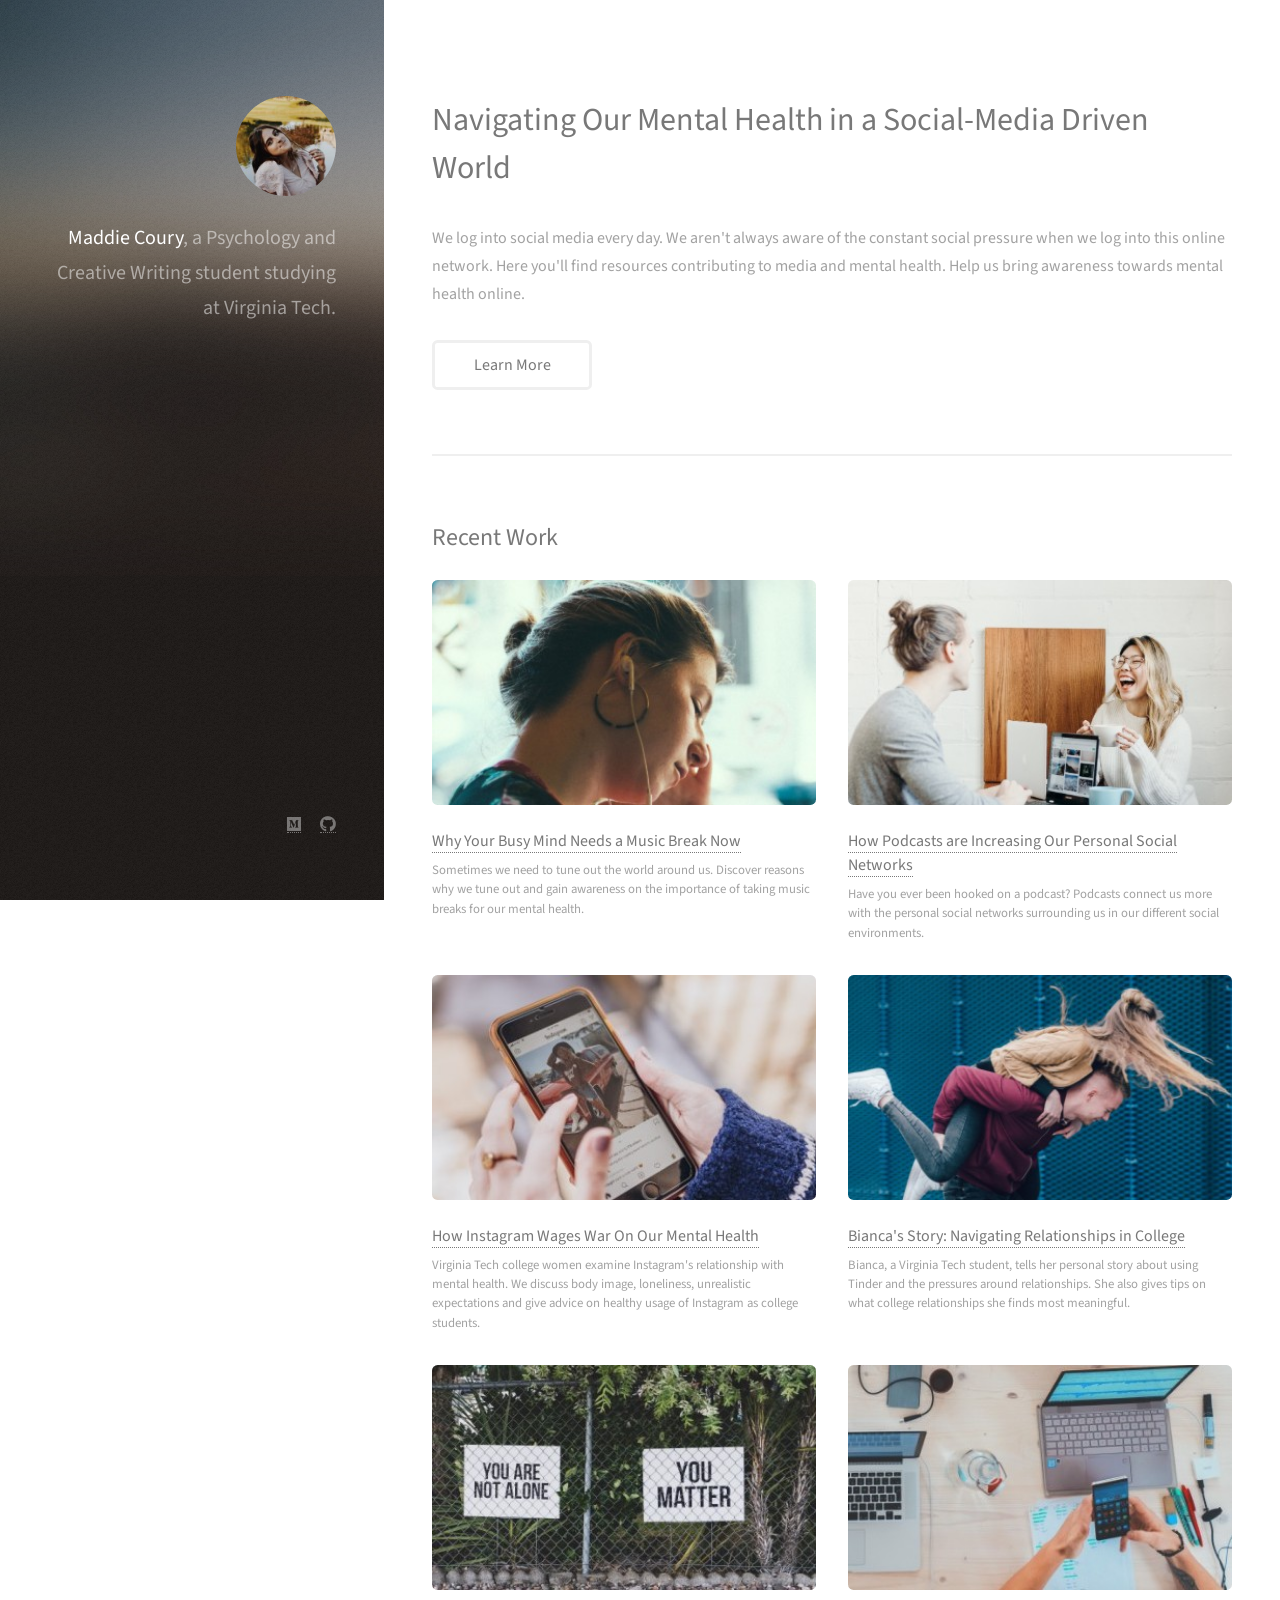
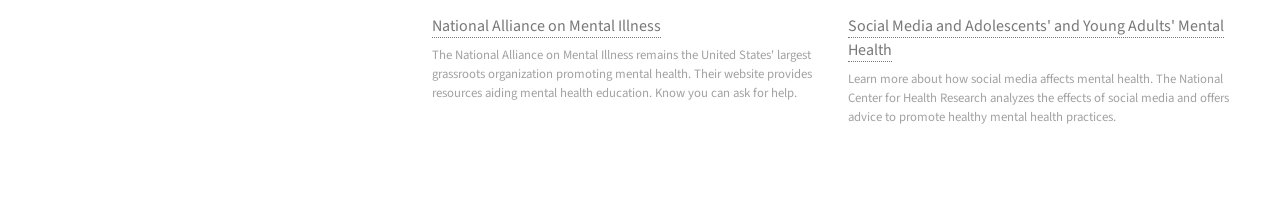
<file: index.html>
<!DOCTYPE HTML>
<!--
	Strata by HTML5 UP
	html5up.net | @ajlkn
	Free for personal and commercial use under the CCA 3.0 license (html5up.net/license)
-->
<html>
	<head>
		<title>Maddie Coury</title>
		<meta charset="utf-8" />
		<meta name="viewport" content="width=device-width, initial-scale=1, user-scalable=no" />
		<link rel="stylesheet" href="assets/css/main.css" />
	</head>
	<body class="is-preload">

		<!-- Header -->
			<header id="header">
				<div class="inner">
					<a href="#" class="image avatar"><img src="images/avatar.jpg" alt="" /></a>
					<h1><strong>Maddie Coury</strong>, a Psychology and Creative Writing student studying at Virginia Tech.</h1>
				</div>
			</header>

		<!-- Main -->
			<div id="main">

				<!-- One -->
					<section id="one">
						<header class="major">
							<h2>Navigating Our Mental Health in a Social-Media Driven World</h2>
						</header>
						<p>We log into social media every day. We aren't always aware of the constant social pressure when we log into this online network. Here you'll find resources contributing to media and mental health. Help us bring awareness towards mental health online. </p>
						<ul class="actions">
							<li><a href="#two" class="button">Learn More</a></li>
						</ul>
					</section>

				<!-- Two -->
					<section id="two">
						<h2>Recent Work</h2>
						<div class="row">
							<article class="col-6 col-12-xsmall work-item">
								<a class="image fit thumb"><img src="images/thumbs/01.jpg" alt="" /></a>
								<h3> <a href="https://medium.com/@mcoury/why-your-mind-needs-a-music-break-now-49376001b30b"> Why Your Busy Mind Needs a Music Break Now </a>
							</h3>
								<p>Sometimes we need to tune out the world around us. Discover reasons why we tune out and gain awareness on the importance of taking music breaks for our mental health.</p>
							</article>
							<article class="col-6 col-12-xsmall work-item">
								<a  class="image fit thumb"><img src="images/thumbs/02.jpg" alt="" /></a>
								<h3><a href="https://medium.com/@mcoury/how-we-are-increasing-our-connections-through-this-median-right-now-48a6e1a80e70">How Podcasts are Increasing Our Personal Social Networks</a></h3>
								<p>Have you ever been hooked on a podcast? Podcasts connect us more with the personal social networks surrounding us in our different social environments.</p>
							</article>
							<article class="col-6 col-12-xsmall work-item">
								<a class="image fit thumb"><img src="images/thumbs/03.jpg" alt="" /></a>
								<h3><a href="https://soundcloud.com/evelyn-keeley/how-instagram-wages-war-on-our-mental-health">How Instagram Wages War On Our Mental Health</a></h3>
								<p>Virginia Tech college women examine Instagram's relationship with mental health. We discuss body image, loneliness, unrealistic expectations and give advice on healthy usage of Instagram as college students.</p>
							</article>
							<article class="col-6 col-12-xsmall work-item">
								<a class="image fit thumb"><img src="images/thumbs/04.jpg" alt="" /></a>
								<h3><a href="https://www.youtube.com/watch?v=KWFF5Qbn18c&feature=youtu.be">Bianca's Story: Navigating Relationships in College</a></h3>
								<p>Bianca, a Virginia Tech student, tells her personal story about using Tinder and the pressures around relationships. She also gives tips on what college relationships she finds most meaningful.</p>
							</article>
							<article class="col-6 col-12-xsmall work-item">
								<a class="image fit thumb"><img src="images/thumbs/05.jpg" alt="" /></a>
								<h3><a href="https://www.nami.org/"> National Alliance on Mental Illness</a></h3>
								<p>The National Alliance on Mental Illness remains the United States' largest grassroots organization promoting mental health. Their website provides resources aiding mental health education. Know you can ask for help. </p>
							</article>
							<article class="col-6 col-12-xsmall work-item">
								<a class="image fit thumb"><img src="images/thumbs/06.jpg" alt="" /></a>
								<h3><a href="http://www.center4research.org/social-media-affects-mental-health/">Social Media and Adolescents' and Young Adults' Mental Health</a></h3>
								<p>Learn more about how social media affects mental health. The National Center for Health Research analyzes the effects of social media and offers advice to promote healthy mental health practices.</p>
							</article>
						</div>
					</section>

				<!-- Three -->


				<!-- Four -->
				<!--
					<section id="four">
						<h2>Elements</h2>

						<section>
							<h4>Text</h4>
							<p>This is <b>bold</b> and this is <strong>strong</strong>. This is <i>italic</i> and this is <em>emphasized</em>.
							This is <sup>superscript</sup> text and this is <sub>subscript</sub> text.
							This is <u>underlined</u> and this is code: <code>for (;;) { ... }</code>. Finally, <a href="#">this is a link</a>.</p>
							<hr />
							<header>
								<h4>Heading with a Subtitle</h4>
								<p>Lorem ipsum dolor sit amet nullam id egestas urna aliquam</p>
							</header>
							<p>Nunc lacinia ante nunc ac lobortis. Interdum adipiscing gravida odio porttitor sem non mi integer non faucibus ornare mi ut ante amet placerat aliquet. Volutpat eu sed ante lacinia sapien lorem accumsan varius montes viverra nibh in adipiscing blandit tempus accumsan.</p>
							<header>
								<h5>Heading with a Subtitle</h5>
								<p>Lorem ipsum dolor sit amet nullam id egestas urna aliquam</p>
							</header>
							<p>Nunc lacinia ante nunc ac lobortis. Interdum adipiscing gravida odio porttitor sem non mi integer non faucibus ornare mi ut ante amet placerat aliquet. Volutpat eu sed ante lacinia sapien lorem accumsan varius montes viverra nibh in adipiscing blandit tempus accumsan.</p>
							<hr />
							<h2>Heading Level 2</h2>
							<h3>Heading Level 3</h3>
							<h4>Heading Level 4</h4>
							<h5>Heading Level 5</h5>
							<h6>Heading Level 6</h6>
							<hr />
							<h5>Blockquote</h5>
							<blockquote>Fringilla nisl. Donec accumsan interdum nisi, quis tincidunt felis sagittis eget tempus euismod. Vestibulum ante ipsum primis in faucibus vestibulum. Blandit adipiscing eu felis iaculis volutpat ac adipiscing accumsan faucibus. Vestibulum ante ipsum primis in faucibus lorem ipsum dolor sit amet nullam adipiscing eu felis.</blockquote>
							<h5>Preformatted</h5>
							<pre><code>i = 0;

while (!deck.isInOrder()) {
print 'Iteration ' + i;
deck.shuffle();
i++;
}

print 'It took ' + i + ' iterations to sort the deck.';</code></pre>
						</section>

						<section>
							<h4>Lists</h4>
							<div class="row">
								<div class="col-6 col-12-xsmall">
									<h5>Unordered</h5>
									<ul>
										<li>Dolor pulvinar etiam magna etiam.</li>
										<li>Sagittis adipiscing lorem eleifend.</li>
										<li>Felis enim feugiat dolore viverra.</li>
									</ul>
									<h5>Alternate</h5>
									<ul class="alt">
										<li>Dolor pulvinar etiam magna etiam.</li>
										<li>Sagittis adipiscing lorem eleifend.</li>
										<li>Felis enim feugiat dolore viverra.</li>
									</ul>
								</div>
								<div class="col-6 col-12-xsmall">
									<h5>Ordered</h5>
									<ol>
										<li>Dolor pulvinar etiam magna etiam.</li>
										<li>Etiam vel felis at lorem sed viverra.</li>
										<li>Felis enim feugiat dolore viverra.</li>
										<li>Dolor pulvinar etiam magna etiam.</li>
										<li>Etiam vel felis at lorem sed viverra.</li>
										<li>Felis enim feugiat dolore viverra.</li>
									</ol>
									<h5>Icons</h5>
									<ul class="icons">
										<li><a href="#" class="icon brands fa-twitter"><span class="label">Twitter</span></a></li>
										<li><a href="#" class="icon brands fa-facebook-f"><span class="label">Facebook</span></a></li>
										<li><a href="#" class="icon brands fa-instagram"><span class="label">Instagram</span></a></li>
										<li><a href="#" class="icon brands fa-github"><span class="label">Github</span></a></li>
										<li><a href="#" class="icon brands fa-dribbble"><span class="label">Dribbble</span></a></li>
										<li><a href="#" class="icon brands fa-tumblr"><span class="label">Tumblr</span></a></li>
									</ul>
								</div>
							</div>
							<h5>Actions</h5>
							<ul class="actions">
								<li><a href="#" class="button primary">Default</a></li>
								<li><a href="#" class="button">Default</a></li>
							</ul>
							<ul class="actions small">
								<li><a href="#" class="button primary small">Small</a></li>
								<li><a href="#" class="button small">Small</a></li>
							</ul>
							<div class="row">
								<div class="col-6 col-12-small">
									<ul class="actions stacked">
										<li><a href="#" class="button primary">Default</a></li>
										<li><a href="#" class="button">Default</a></li>
									</ul>
								</div>
								<div class="col-6 col-12-small">
									<ul class="actions stacked">
										<li><a href="#" class="button primary small">Small</a></li>
										<li><a href="#" class="button small">Small</a></li>
									</ul>
								</div>
								<div class="col-6 col-12-small">
									<ul class="actions stacked">
										<li><a href="#" class="button primary fit">Default</a></li>
										<li><a href="#" class="button fit">Default</a></li>
									</ul>
								</div>
								<div class="col-6 col-12-small">
									<ul class="actions stacked">
										<li><a href="#" class="button primary small fit">Small</a></li>
										<li><a href="#" class="button small fit">Small</a></li>
									</ul>
								</div>
							</div>
						</section>

						<section>
							<h4>Table</h4>
							<h5>Default</h5>
							<div class="table-wrapper">
								<table>
									<thead>
										<tr>
											<th>Name</th>
											<th>Description</th>
											<th>Price</th>
										</tr>
									</thead>
									<tbody>
										<tr>
											<td>Item One</td>
											<td>Ante turpis integer aliquet porttitor.</td>
											<td>29.99</td>
										</tr>
										<tr>
											<td>Item Two</td>
											<td>Vis ac commodo adipiscing arcu aliquet.</td>
											<td>19.99</td>
										</tr>
										<tr>
											<td>Item Three</td>
											<td> Morbi faucibus arcu accumsan lorem.</td>
											<td>29.99</td>
										</tr>
										<tr>
											<td>Item Four</td>
											<td>Vitae integer tempus condimentum.</td>
											<td>19.99</td>
										</tr>
										<tr>
											<td>Item Five</td>
											<td>Ante turpis integer aliquet porttitor.</td>
											<td>29.99</td>
										</tr>
									</tbody>
									<tfoot>
										<tr>
											<td colspan="2"></td>
											<td>100.00</td>
										</tr>
									</tfoot>
								</table>
							</div>

							<h5>Alternate</h5>
							<div class="table-wrapper">
								<table class="alt">
									<thead>
										<tr>
											<th>Name</th>
											<th>Description</th>
											<th>Price</th>
										</tr>
									</thead>
									<tbody>
										<tr>
											<td>Item One</td>
											<td>Ante turpis integer aliquet porttitor.</td>
											<td>29.99</td>
										</tr>
										<tr>
											<td>Item Two</td>
											<td>Vis ac commodo adipiscing arcu aliquet.</td>
											<td>19.99</td>
										</tr>
										<tr>
											<td>Item Three</td>
											<td> Morbi faucibus arcu accumsan lorem.</td>
											<td>29.99</td>
										</tr>
										<tr>
											<td>Item Four</td>
											<td>Vitae integer tempus condimentum.</td>
											<td>19.99</td>
										</tr>
										<tr>
											<td>Item Five</td>
											<td>Ante turpis integer aliquet porttitor.</td>
											<td>29.99</td>
										</tr>
									</tbody>
									<tfoot>
										<tr>
											<td colspan="2"></td>
											<td>100.00</td>
										</tr>
									</tfoot>
								</table>
							</div>
						</section>

						<section>
							<h4>Buttons</h4>
							<ul class="actions">
								<li><a href="#" class="button primary">Primary</a></li>
								<li><a href="#" class="button">Default</a></li>
							</ul>
							<ul class="actions">
								<li><a href="#" class="button large">Large</a></li>
								<li><a href="#" class="button">Default</a></li>
								<li><a href="#" class="button small">Small</a></li>
							</ul>
							<ul class="actions fit">
								<li><a href="#" class="button primary fit">Fit</a></li>
								<li><a href="#" class="button fit">Fit</a></li>
							</ul>
							<ul class="actions fit small">
								<li><a href="#" class="button primary fit small">Fit + Small</a></li>
								<li><a href="#" class="button fit small">Fit + Small</a></li>
							</ul>
							<ul class="actions">
								<li><a href="#" class="button primary icon solid fa-download">Icon</a></li>
								<li><a href="#" class="button icon solid fa-download">Icon</a></li>
							</ul>
							<ul class="actions">
								<li><span class="button primary disabled">Primary</span></li>
								<li><span class="button disabled">Default</span></li>
							</ul>
						</section>

						<section>
							<h4>Form</h4>
							<form method="post" action="#">
								<div class="row gtr-uniform gtr-50">
									<div class="col-6 col-12-xsmall">
										<input type="text" name="demo-name" id="demo-name" value="" placeholder="Name" />
									</div>
									<div class="col-6 col-12-xsmall">
										<input type="email" name="demo-email" id="demo-email" value="" placeholder="Email" />
									</div>
									<div class="col-12">
										<select name="demo-category" id="demo-category">
											<option value="">- Category -</option>
											<option value="1">Manufacturing</option>
											<option value="1">Shipping</option>
											<option value="1">Administration</option>
											<option value="1">Human Resources</option>
										</select>
									</div>
									<div class="col-4 col-12-small">
										<input type="radio" id="demo-priority-low" name="demo-priority" checked>
										<label for="demo-priority-low">Low Priority</label>
									</div>
									<div class="col-4 col-12-small">
										<input type="radio" id="demo-priority-normal" name="demo-priority">
										<label for="demo-priority-normal">Normal Priority</label>
									</div>
									<div class="col-4 col-12-small">
										<input type="radio" id="demo-priority-high" name="demo-priority">
										<label for="demo-priority-high">High Priority</label>
									</div>
									<div class="col-6 col-12-small">
										<input type="checkbox" id="demo-copy" name="demo-copy">
										<label for="demo-copy">Email me a copy of this message</label>
									</div>
									<div class="col-6 col-12-small">
										<input type="checkbox" id="demo-human" name="demo-human" checked>
										<label for="demo-human">I am a human and not a robot</label>
									</div>
									<div class="col-12">
										<textarea name="demo-message" id="demo-message" placeholder="Enter your message" rows="6"></textarea>
									</div>
									<div class="col-12">
										<ul class="actions">
											<li><input type="submit" value="Send Message" class="primary" /></li>
											<li><input type="reset" value="Reset" /></li>
										</ul>
									</div>
								</div>
							</form>
						</section>

						<section>
							<h4>Image</h4>
							<h5>Fit</h5>
							<div class="box alt">
								<div class="row gtr-50 gtr-uniform">
									<div class="col-12"><span class="image fit"><img src="images/fulls/05.jpg" alt="" /></span></div>
									<div class="col-4"><span class="image fit"><img src="images/thumbs/01.jpg" alt="" /></span></div>
									<div class="col-4"><span class="image fit"><img src="images/thumbs/02.jpg" alt="" /></span></div>
									<div class="col-4"><span class="image fit"><img src="images/thumbs/03.jpg" alt="" /></span></div>
									<div class="col-4"><span class="image fit"><img src="images/thumbs/04.jpg" alt="" /></span></div>
									<div class="col-4"><span class="image fit"><img src="images/thumbs/05.jpg" alt="" /></span></div>
									<div class="col-4"><span class="image fit"><img src="images/thumbs/06.jpg" alt="" /></span></div>
									<div class="col-4"><span class="image fit"><img src="images/thumbs/03.jpg" alt="" /></span></div>
									<div class="col-4"><span class="image fit"><img src="images/thumbs/02.jpg" alt="" /></span></div>
									<div class="col-4"><span class="image fit"><img src="images/thumbs/01.jpg" alt="" /></span></div>
								</div>
							</div>
							<h5>Left &amp; Right</h5>
							<p><span class="image left"><img src="images/avatar.jpg" alt="" /></span>Fringilla nisl. Donec accumsan interdum nisi, quis tincidunt felis sagittis eget. tempus euismod. Vestibulum ante ipsum primis in faucibus vestibulum. Blandit adipiscing eu felis iaculis volutpat ac adipiscing accumsan eu faucibus. Integer ac pellentesque praesent tincidunt felis sagittis eget. tempus euismod. Vestibulum ante ipsum primis in faucibus vestibulum. Blandit adipiscing eu felis iaculis volutpat ac adipiscing accumsan eu faucibus. Integer ac pellentesque praesent. Donec accumsan interdum nisi, quis tincidunt felis sagittis eget. tempus euismod. Vestibulum ante ipsum primis in faucibus vestibulum. Blandit adipiscing eu felis iaculis volutpat ac adipiscing accumsan eu faucibus. Integer ac pellentesque praesent tincidunt felis sagittis eget. tempus euismod. Vestibulum ante ipsum primis in faucibus vestibulum. Blandit adipiscing eu felis iaculis volutpat ac adipiscing accumsan eu faucibus. Integer ac pellentesque praesent.</p>
							<p><span class="image right"><img src="images/avatar.jpg" alt="" /></span>Fringilla nisl. Donec accumsan interdum nisi, quis tincidunt felis sagittis eget. tempus euismod. Vestibulum ante ipsum primis in faucibus vestibulum. Blandit adipiscing eu felis iaculis volutpat ac adipiscing accumsan eu faucibus. Integer ac pellentesque praesent tincidunt felis sagittis eget. tempus euismod. Vestibulum ante ipsum primis in faucibus vestibulum. Blandit adipiscing eu felis iaculis volutpat ac adipiscing accumsan eu faucibus. Integer ac pellentesque praesent. Donec accumsan interdum nisi, quis tincidunt felis sagittis eget. tempus euismod. Vestibulum ante ipsum primis in faucibus vestibulum. Blandit adipiscing eu felis iaculis volutpat ac adipiscing accumsan eu faucibus. Integer ac pellentesque praesent tincidunt felis sagittis eget. tempus euismod. Vestibulum ante ipsum primis in faucibus vestibulum. Blandit adipiscing eu felis iaculis volutpat ac adipiscing accumsan eu faucibus. Integer ac pellentesque praesent.</p>
						</section>

					</section>
				-->

			</div>

		<!-- Footer -->
			<footer id="footer">
				<div class="inner">
					<ul class="icons">
						<li><a href="https://medium.com/@mcoury" class="fab fa-medium"><span class="label"></span></a></li>
						<li><a href="https://github.com/maddiecoury" class="fab fa-github"><span class="label"></span></a></li>
					<!--	<li><a href="mailto: mcoury@vt.edu" class="fas fa-envelope"><span class="label"></span></a></li> -->
					</ul>
					<ul class="copyright">
						<!-- <li>&copy; Maddie Coury</li><li>Design: <a href="http://html5up.net">HTML5 UP</a></li> -->
					</ul>
				</div>
			</footer>

		<!-- Scripts -->
			<script src="assets/js/jquery.min.js"></script>
			<!-- <script src="assets/js/jquery.poptrox.min.js"></script> -->
			<script src="assets/js/browser.min.js"></script>
			<script src="assets/js/breakpoints.min.js"></script>
			<script src="assets/js/util.js"></script>
			<script src="assets/js/main.js"></script>

	</body>
</html>
</file>
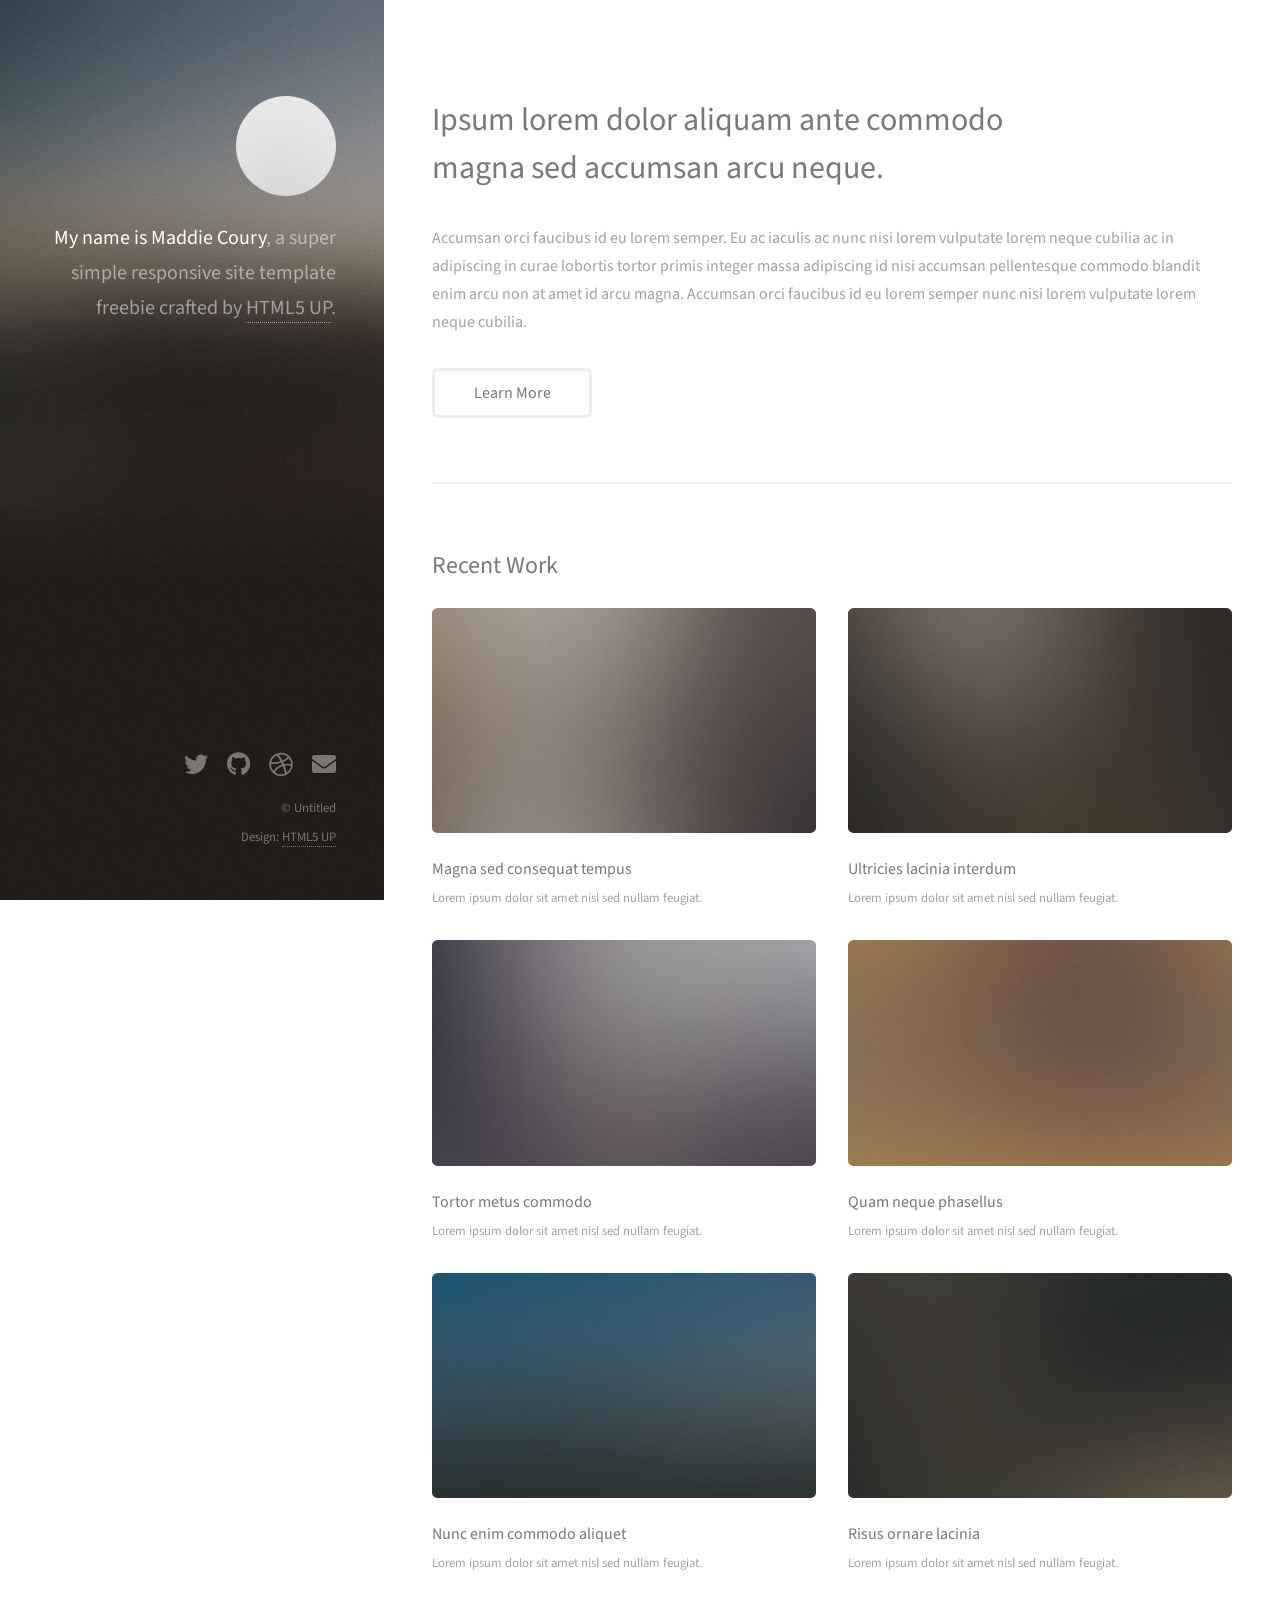
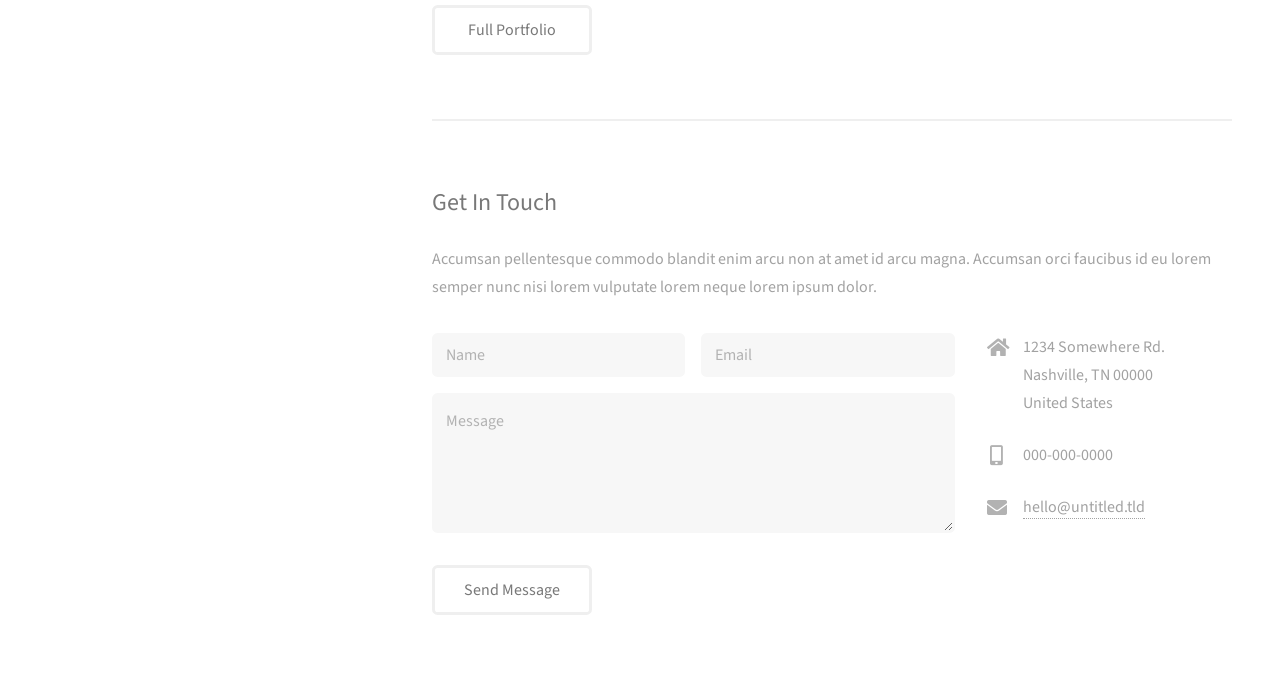
<file: html5up-strata/index.html>
<!DOCTYPE HTML>
<!--
	Strata by HTML5 UP
	html5up.net | @ajlkn
	Free for personal and commercial use under the CCA 3.0 license (html5up.net/license)
-->
<html>
	<head>
		<title>Strata by HTML5 UP</title>
		<meta charset="utf-8" />
		<meta name="viewport" content="width=device-width, initial-scale=1, user-scalable=no" />
		<link rel="stylesheet" href="assets/css/main.css" />
	</head>
	<body class="is-preload">

		<!-- Header -->
			<header id="header">
				<div class="inner">
					<a href="#" class="image avatar"><img src="images/avatar.jpg" alt="" /></a>
					<h1><strong>My name is Maddie Coury</strong>, a super simple<br />
					responsive site template freebie<br />
					crafted by <a href="http://html5up.net">HTML5 UP</a>.</h1>
				</div>
			</header>

		<!-- Main -->
			<div id="main">

				<!-- One -->
					<section id="one">
						<header class="major">
							<h2>Ipsum lorem dolor aliquam ante commodo<br />
							magna sed accumsan arcu neque.</h2>
						</header>
						<p>Accumsan orci faucibus id eu lorem semper. Eu ac iaculis ac nunc nisi lorem vulputate lorem neque cubilia ac in adipiscing in curae lobortis tortor primis integer massa adipiscing id nisi accumsan pellentesque commodo blandit enim arcu non at amet id arcu magna. Accumsan orci faucibus id eu lorem semper nunc nisi lorem vulputate lorem neque cubilia.</p>
						<ul class="actions">
							<li><a href="#" class="button">Learn More</a></li>
						</ul>
					</section>

				<!-- Two -->
					<section id="two">
						<h2>Recent Work</h2>
						<div class="row">
							<article class="col-6 col-12-xsmall work-item">
								<a href="images/fulls/01.jpg" class="image fit thumb"><img src="images/thumbs/01.jpg" alt="" /></a>
								<h3>Magna sed consequat tempus</h3>
								<p>Lorem ipsum dolor sit amet nisl sed nullam feugiat.</p>
							</article>
							<article class="col-6 col-12-xsmall work-item">
								<a href="images/fulls/02.jpg" class="image fit thumb"><img src="images/thumbs/02.jpg" alt="" /></a>
								<h3>Ultricies lacinia interdum</h3>
								<p>Lorem ipsum dolor sit amet nisl sed nullam feugiat.</p>
							</article>
							<article class="col-6 col-12-xsmall work-item">
								<a href="images/fulls/03.jpg" class="image fit thumb"><img src="images/thumbs/03.jpg" alt="" /></a>
								<h3>Tortor metus commodo</h3>
								<p>Lorem ipsum dolor sit amet nisl sed nullam feugiat.</p>
							</article>
							<article class="col-6 col-12-xsmall work-item">
								<a href="images/fulls/04.jpg" class="image fit thumb"><img src="images/thumbs/04.jpg" alt="" /></a>
								<h3>Quam neque phasellus</h3>
								<p>Lorem ipsum dolor sit amet nisl sed nullam feugiat.</p>
							</article>
							<article class="col-6 col-12-xsmall work-item">
								<a href="images/fulls/05.jpg" class="image fit thumb"><img src="images/thumbs/05.jpg" alt="" /></a>
								<h3>Nunc enim commodo aliquet</h3>
								<p>Lorem ipsum dolor sit amet nisl sed nullam feugiat.</p>
							</article>
							<article class="col-6 col-12-xsmall work-item">
								<a href="images/fulls/06.jpg" class="image fit thumb"><img src="images/thumbs/06.jpg" alt="" /></a>
								<h3>Risus ornare lacinia</h3>
								<p>Lorem ipsum dolor sit amet nisl sed nullam feugiat.</p>
							</article>
						</div>
						<ul class="actions">
							<li><a href="#" class="button">Full Portfolio</a></li>
						</ul>
					</section>

				<!-- Three -->
					<section id="three">
						<h2>Get In Touch</h2>
						<p>Accumsan pellentesque commodo blandit enim arcu non at amet id arcu magna. Accumsan orci faucibus id eu lorem semper nunc nisi lorem vulputate lorem neque lorem ipsum dolor.</p>
						<div class="row">
							<div class="col-8 col-12-small">
								<form method="post" action="#">
									<div class="row gtr-uniform gtr-50">
										<div class="col-6 col-12-xsmall"><input type="text" name="name" id="name" placeholder="Name" /></div>
										<div class="col-6 col-12-xsmall"><input type="email" name="email" id="email" placeholder="Email" /></div>
										<div class="col-12"><textarea name="message" id="message" placeholder="Message" rows="4"></textarea></div>
									</div>
								</form>
								<ul class="actions">
									<li><input type="submit" value="Send Message" /></li>
								</ul>
							</div>
							<div class="col-4 col-12-small">
								<ul class="labeled-icons">
									<li>
										<h3 class="icon solid fa-home"><span class="label">Address</span></h3>
										1234 Somewhere Rd.<br />
										Nashville, TN 00000<br />
										United States
									</li>
									<li>
										<h3 class="icon solid fa-mobile-alt"><span class="label">Phone</span></h3>
										000-000-0000
									</li>
									<li>
										<h3 class="icon solid fa-envelope"><span class="label">Email</span></h3>
										<a href="#">hello@untitled.tld</a>
									</li>
								</ul>
							</div>
						</div>
					</section>

				<!-- Four -->
				<!--
					<section id="four">
						<h2>Elements</h2>

						<section>
							<h4>Text</h4>
							<p>This is <b>bold</b> and this is <strong>strong</strong>. This is <i>italic</i> and this is <em>emphasized</em>.
							This is <sup>superscript</sup> text and this is <sub>subscript</sub> text.
							This is <u>underlined</u> and this is code: <code>for (;;) { ... }</code>. Finally, <a href="#">this is a link</a>.</p>
							<hr />
							<header>
								<h4>Heading with a Subtitle</h4>
								<p>Lorem ipsum dolor sit amet nullam id egestas urna aliquam</p>
							</header>
							<p>Nunc lacinia ante nunc ac lobortis. Interdum adipiscing gravida odio porttitor sem non mi integer non faucibus ornare mi ut ante amet placerat aliquet. Volutpat eu sed ante lacinia sapien lorem accumsan varius montes viverra nibh in adipiscing blandit tempus accumsan.</p>
							<header>
								<h5>Heading with a Subtitle</h5>
								<p>Lorem ipsum dolor sit amet nullam id egestas urna aliquam</p>
							</header>
							<p>Nunc lacinia ante nunc ac lobortis. Interdum adipiscing gravida odio porttitor sem non mi integer non faucibus ornare mi ut ante amet placerat aliquet. Volutpat eu sed ante lacinia sapien lorem accumsan varius montes viverra nibh in adipiscing blandit tempus accumsan.</p>
							<hr />
							<h2>Heading Level 2</h2>
							<h3>Heading Level 3</h3>
							<h4>Heading Level 4</h4>
							<h5>Heading Level 5</h5>
							<h6>Heading Level 6</h6>
							<hr />
							<h5>Blockquote</h5>
							<blockquote>Fringilla nisl. Donec accumsan interdum nisi, quis tincidunt felis sagittis eget tempus euismod. Vestibulum ante ipsum primis in faucibus vestibulum. Blandit adipiscing eu felis iaculis volutpat ac adipiscing accumsan faucibus. Vestibulum ante ipsum primis in faucibus lorem ipsum dolor sit amet nullam adipiscing eu felis.</blockquote>
							<h5>Preformatted</h5>
							<pre><code>i = 0;

while (!deck.isInOrder()) {
print 'Iteration ' + i;
deck.shuffle();
i++;
}

print 'It took ' + i + ' iterations to sort the deck.';</code></pre>
						</section>

						<section>
							<h4>Lists</h4>
							<div class="row">
								<div class="col-6 col-12-xsmall">
									<h5>Unordered</h5>
									<ul>
										<li>Dolor pulvinar etiam magna etiam.</li>
										<li>Sagittis adipiscing lorem eleifend.</li>
										<li>Felis enim feugiat dolore viverra.</li>
									</ul>
									<h5>Alternate</h5>
									<ul class="alt">
										<li>Dolor pulvinar etiam magna etiam.</li>
										<li>Sagittis adipiscing lorem eleifend.</li>
										<li>Felis enim feugiat dolore viverra.</li>
									</ul>
								</div>
								<div class="col-6 col-12-xsmall">
									<h5>Ordered</h5>
									<ol>
										<li>Dolor pulvinar etiam magna etiam.</li>
										<li>Etiam vel felis at lorem sed viverra.</li>
										<li>Felis enim feugiat dolore viverra.</li>
										<li>Dolor pulvinar etiam magna etiam.</li>
										<li>Etiam vel felis at lorem sed viverra.</li>
										<li>Felis enim feugiat dolore viverra.</li>
									</ol>
									<h5>Icons</h5>
									<ul class="icons">
										<li><a href="#" class="icon brands fa-twitter"><span class="label">Twitter</span></a></li>
										<li><a href="#" class="icon brands fa-facebook-f"><span class="label">Facebook</span></a></li>
										<li><a href="#" class="icon brands fa-instagram"><span class="label">Instagram</span></a></li>
										<li><a href="#" class="icon brands fa-github"><span class="label">Github</span></a></li>
										<li><a href="#" class="icon brands fa-dribbble"><span class="label">Dribbble</span></a></li>
										<li><a href="#" class="icon brands fa-tumblr"><span class="label">Tumblr</span></a></li>
									</ul>
								</div>
							</div>
							<h5>Actions</h5>
							<ul class="actions">
								<li><a href="#" class="button primary">Default</a></li>
								<li><a href="#" class="button">Default</a></li>
							</ul>
							<ul class="actions small">
								<li><a href="#" class="button primary small">Small</a></li>
								<li><a href="#" class="button small">Small</a></li>
							</ul>
							<div class="row">
								<div class="col-6 col-12-small">
									<ul class="actions stacked">
										<li><a href="#" class="button primary">Default</a></li>
										<li><a href="#" class="button">Default</a></li>
									</ul>
								</div>
								<div class="col-6 col-12-small">
									<ul class="actions stacked">
										<li><a href="#" class="button primary small">Small</a></li>
										<li><a href="#" class="button small">Small</a></li>
									</ul>
								</div>
								<div class="col-6 col-12-small">
									<ul class="actions stacked">
										<li><a href="#" class="button primary fit">Default</a></li>
										<li><a href="#" class="button fit">Default</a></li>
									</ul>
								</div>
								<div class="col-6 col-12-small">
									<ul class="actions stacked">
										<li><a href="#" class="button primary small fit">Small</a></li>
										<li><a href="#" class="button small fit">Small</a></li>
									</ul>
								</div>
							</div>
						</section>

						<section>
							<h4>Table</h4>
							<h5>Default</h5>
							<div class="table-wrapper">
								<table>
									<thead>
										<tr>
											<th>Name</th>
											<th>Description</th>
											<th>Price</th>
										</tr>
									</thead>
									<tbody>
										<tr>
											<td>Item One</td>
											<td>Ante turpis integer aliquet porttitor.</td>
											<td>29.99</td>
										</tr>
										<tr>
											<td>Item Two</td>
											<td>Vis ac commodo adipiscing arcu aliquet.</td>
											<td>19.99</td>
										</tr>
										<tr>
											<td>Item Three</td>
											<td> Morbi faucibus arcu accumsan lorem.</td>
											<td>29.99</td>
										</tr>
										<tr>
											<td>Item Four</td>
											<td>Vitae integer tempus condimentum.</td>
											<td>19.99</td>
										</tr>
										<tr>
											<td>Item Five</td>
											<td>Ante turpis integer aliquet porttitor.</td>
											<td>29.99</td>
										</tr>
									</tbody>
									<tfoot>
										<tr>
											<td colspan="2"></td>
											<td>100.00</td>
										</tr>
									</tfoot>
								</table>
							</div>

							<h5>Alternate</h5>
							<div class="table-wrapper">
								<table class="alt">
									<thead>
										<tr>
											<th>Name</th>
											<th>Description</th>
											<th>Price</th>
										</tr>
									</thead>
									<tbody>
										<tr>
											<td>Item One</td>
											<td>Ante turpis integer aliquet porttitor.</td>
											<td>29.99</td>
										</tr>
										<tr>
											<td>Item Two</td>
											<td>Vis ac commodo adipiscing arcu aliquet.</td>
											<td>19.99</td>
										</tr>
										<tr>
											<td>Item Three</td>
											<td> Morbi faucibus arcu accumsan lorem.</td>
											<td>29.99</td>
										</tr>
										<tr>
											<td>Item Four</td>
											<td>Vitae integer tempus condimentum.</td>
											<td>19.99</td>
										</tr>
										<tr>
											<td>Item Five</td>
											<td>Ante turpis integer aliquet porttitor.</td>
											<td>29.99</td>
										</tr>
									</tbody>
									<tfoot>
										<tr>
											<td colspan="2"></td>
											<td>100.00</td>
										</tr>
									</tfoot>
								</table>
							</div>
						</section>

						<section>
							<h4>Buttons</h4>
							<ul class="actions">
								<li><a href="#" class="button primary">Primary</a></li>
								<li><a href="#" class="button">Default</a></li>
							</ul>
							<ul class="actions">
								<li><a href="#" class="button large">Large</a></li>
								<li><a href="#" class="button">Default</a></li>
								<li><a href="#" class="button small">Small</a></li>
							</ul>
							<ul class="actions fit">
								<li><a href="#" class="button primary fit">Fit</a></li>
								<li><a href="#" class="button fit">Fit</a></li>
							</ul>
							<ul class="actions fit small">
								<li><a href="#" class="button primary fit small">Fit + Small</a></li>
								<li><a href="#" class="button fit small">Fit + Small</a></li>
							</ul>
							<ul class="actions">
								<li><a href="#" class="button primary icon solid fa-download">Icon</a></li>
								<li><a href="#" class="button icon solid fa-download">Icon</a></li>
							</ul>
							<ul class="actions">
								<li><span class="button primary disabled">Primary</span></li>
								<li><span class="button disabled">Default</span></li>
							</ul>
						</section>

						<section>
							<h4>Form</h4>
							<form method="post" action="#">
								<div class="row gtr-uniform gtr-50">
									<div class="col-6 col-12-xsmall">
										<input type="text" name="demo-name" id="demo-name" value="" placeholder="Name" />
									</div>
									<div class="col-6 col-12-xsmall">
										<input type="email" name="demo-email" id="demo-email" value="" placeholder="Email" />
									</div>
									<div class="col-12">
										<select name="demo-category" id="demo-category">
											<option value="">- Category -</option>
											<option value="1">Manufacturing</option>
											<option value="1">Shipping</option>
											<option value="1">Administration</option>
											<option value="1">Human Resources</option>
										</select>
									</div>
									<div class="col-4 col-12-small">
										<input type="radio" id="demo-priority-low" name="demo-priority" checked>
										<label for="demo-priority-low">Low Priority</label>
									</div>
									<div class="col-4 col-12-small">
										<input type="radio" id="demo-priority-normal" name="demo-priority">
										<label for="demo-priority-normal">Normal Priority</label>
									</div>
									<div class="col-4 col-12-small">
										<input type="radio" id="demo-priority-high" name="demo-priority">
										<label for="demo-priority-high">High Priority</label>
									</div>
									<div class="col-6 col-12-small">
										<input type="checkbox" id="demo-copy" name="demo-copy">
										<label for="demo-copy">Email me a copy of this message</label>
									</div>
									<div class="col-6 col-12-small">
										<input type="checkbox" id="demo-human" name="demo-human" checked>
										<label for="demo-human">I am a human and not a robot</label>
									</div>
									<div class="col-12">
										<textarea name="demo-message" id="demo-message" placeholder="Enter your message" rows="6"></textarea>
									</div>
									<div class="col-12">
										<ul class="actions">
											<li><input type="submit" value="Send Message" class="primary" /></li>
											<li><input type="reset" value="Reset" /></li>
										</ul>
									</div>
								</div>
							</form>
						</section>

						<section>
							<h4>Image</h4>
							<h5>Fit</h5>
							<div class="box alt">
								<div class="row gtr-50 gtr-uniform">
									<div class="col-12"><span class="image fit"><img src="images/fulls/05.jpg" alt="" /></span></div>
									<div class="col-4"><span class="image fit"><img src="images/thumbs/01.jpg" alt="" /></span></div>
									<div class="col-4"><span class="image fit"><img src="images/thumbs/02.jpg" alt="" /></span></div>
									<div class="col-4"><span class="image fit"><img src="images/thumbs/03.jpg" alt="" /></span></div>
									<div class="col-4"><span class="image fit"><img src="images/thumbs/04.jpg" alt="" /></span></div>
									<div class="col-4"><span class="image fit"><img src="images/thumbs/05.jpg" alt="" /></span></div>
									<div class="col-4"><span class="image fit"><img src="images/thumbs/06.jpg" alt="" /></span></div>
									<div class="col-4"><span class="image fit"><img src="images/thumbs/03.jpg" alt="" /></span></div>
									<div class="col-4"><span class="image fit"><img src="images/thumbs/02.jpg" alt="" /></span></div>
									<div class="col-4"><span class="image fit"><img src="images/thumbs/01.jpg" alt="" /></span></div>
								</div>
							</div>
							<h5>Left &amp; Right</h5>
							<p><span class="image left"><img src="images/avatar.jpg" alt="" /></span>Fringilla nisl. Donec accumsan interdum nisi, quis tincidunt felis sagittis eget. tempus euismod. Vestibulum ante ipsum primis in faucibus vestibulum. Blandit adipiscing eu felis iaculis volutpat ac adipiscing accumsan eu faucibus. Integer ac pellentesque praesent tincidunt felis sagittis eget. tempus euismod. Vestibulum ante ipsum primis in faucibus vestibulum. Blandit adipiscing eu felis iaculis volutpat ac adipiscing accumsan eu faucibus. Integer ac pellentesque praesent. Donec accumsan interdum nisi, quis tincidunt felis sagittis eget. tempus euismod. Vestibulum ante ipsum primis in faucibus vestibulum. Blandit adipiscing eu felis iaculis volutpat ac adipiscing accumsan eu faucibus. Integer ac pellentesque praesent tincidunt felis sagittis eget. tempus euismod. Vestibulum ante ipsum primis in faucibus vestibulum. Blandit adipiscing eu felis iaculis volutpat ac adipiscing accumsan eu faucibus. Integer ac pellentesque praesent.</p>
							<p><span class="image right"><img src="images/avatar.jpg" alt="" /></span>Fringilla nisl. Donec accumsan interdum nisi, quis tincidunt felis sagittis eget. tempus euismod. Vestibulum ante ipsum primis in faucibus vestibulum. Blandit adipiscing eu felis iaculis volutpat ac adipiscing accumsan eu faucibus. Integer ac pellentesque praesent tincidunt felis sagittis eget. tempus euismod. Vestibulum ante ipsum primis in faucibus vestibulum. Blandit adipiscing eu felis iaculis volutpat ac adipiscing accumsan eu faucibus. Integer ac pellentesque praesent. Donec accumsan interdum nisi, quis tincidunt felis sagittis eget. tempus euismod. Vestibulum ante ipsum primis in faucibus vestibulum. Blandit adipiscing eu felis iaculis volutpat ac adipiscing accumsan eu faucibus. Integer ac pellentesque praesent tincidunt felis sagittis eget. tempus euismod. Vestibulum ante ipsum primis in faucibus vestibulum. Blandit adipiscing eu felis iaculis volutpat ac adipiscing accumsan eu faucibus. Integer ac pellentesque praesent.</p>
						</section>

					</section>
				-->

			</div>

		<!-- Footer -->
			<footer id="footer">
				<div class="inner">
					<ul class="icons">
						<li><a href="#" class="icon brands fa-twitter"><span class="label">Twitter</span></a></li>
						<li><a href="#" class="icon brands fa-github"><span class="label">Github</span></a></li>
						<li><a href="#" class="icon brands fa-dribbble"><span class="label">Dribbble</span></a></li>
						<li><a href="#" class="icon solid fa-envelope"><span class="label">Email</span></a></li>
					</ul>
					<ul class="copyright">
						<li>&copy; Untitled</li><li>Design: <a href="http://html5up.net">HTML5 UP</a></li>
					</ul>
				</div>
			</footer>

		<!-- Scripts -->
			<script src="assets/js/jquery.min.js"></script>
			<script src="assets/js/jquery.poptrox.min.js"></script>
			<script src="assets/js/browser.min.js"></script>
			<script src="assets/js/breakpoints.min.js"></script>
			<script src="assets/js/util.js"></script>
			<script src="assets/js/main.js"></script>

	</body>
</html>
</file>
<file: assets/css/main.css>
@import url("fontawesome-all.min.css");
@import url("https://fonts.googleapis.com/css?family=Source+Sans+Pro:400,400italic");

/*
	Strata by HTML5 UP
	html5up.net | @ajlkn
	Free for personal and commercial use under the CCA 3.0 license (html5up.net/license)
*/

html, body, div, span, applet, object,
iframe, h1, h2, h3, h4, h5, h6, p, blockquote,
pre, a, abbr, acronym, address, big, cite,
code, del, dfn, em, img, ins, kbd, q, s, samp,
small, strike, strong, sub, sup, tt, var, b,
u, i, center, dl, dt, dd, ol, ul, li, fieldset,
form, label, legend, table, caption, tbody,
tfoot, thead, tr, th, td, article, aside,
canvas, details, embed, figure, figcaption,
footer, header, hgroup, menu, nav, output, ruby,
section, summary, time, mark, audio, video {
	margin: 0;
	padding: 0;
	border: 0;
	font-size: 100%;
	font: inherit;
	vertical-align: baseline;}

article, aside, details, figcaption, figure,
footer, header, hgroup, menu, nav, section {
	display: block;}

body {
	line-height: 1;
}

ol, ul {
	list-style: none;
}

blockquote, q {
	quotes: none;
}

	blockquote:before, blockquote:after, q:before, q:after {
		content: '';
		content: none;
	}

table {
	border-collapse: collapse;
	border-spacing: 0;
}

body {
	-webkit-text-size-adjust: none;
}

mark {
	background-color: transparent;
	color: inherit;
}

input::-moz-focus-inner {
	border: 0;
	padding: 0;
}

input, select, textarea {
	-moz-appearance: none;
	-webkit-appearance: none;
	-ms-appearance: none;
	appearance: none;
}

/* Basic */

	html {
		box-sizing: border-box;
	}

	*, *:before, *:after {
		box-sizing: inherit;
	}

	body {
		background: #fff;
	}

		body.is-preload *, body.is-preload *:before, body.is-preload *:after {
			-moz-animation: none !important;
			-webkit-animation: none !important;
			-ms-animation: none !important;
			animation: none !important;
			-moz-transition: none !important;
			-webkit-transition: none !important;
			-ms-transition: none !important;
			transition: none !important;
		}

	body, input, select, textarea {
		color: #a2a2a2;
		font-family: "Source Sans Pro", Helvetica, sans-serif;
		font-size: 16pt;
		font-weight: 400;
		line-height: 1.75em;
	}

	a {
		-moz-transition: color 0.2s ease-in-out, border-color 0.2s ease-in-out;
		-webkit-transition: color 0.2s ease-in-out, border-color 0.2s ease-in-out;
		-ms-transition: color 0.2s ease-in-out, border-color 0.2s ease-in-out;
		transition: color 0.2s ease-in-out, border-color 0.2s ease-in-out;
		border-bottom: dotted 1px;
		color: #49bf9d;
		text-decoration: none;
	}

		a:hover {
			border-bottom-color: transparent;
			color: #49bf9d !important;
			text-decoration: none;
		}

	strong, b {
		color: #787878;
		font-weight: 400;
	}

	em, i {
		font-style: italic;
	}

	p {
		margin: 0 0 2em 0;
	}

	h1, h2, h3, h4, h5, h6 {
		color: #787878;
		font-weight: 400;
		line-height: 1em;
		margin: 0 0 1em 0;
	}

		h1 a, h2 a, h3 a, h4 a, h5 a, h6 a {
			color: inherit;
			text-decoration: none;
		}

	h1 {
		font-size: 2em;
		line-height: 1.5em;
	}

	h2 {
		font-size: 1.5em;
		line-height: 1.5em;
	}

	h3 {
		font-size: 1.25em;
		line-height: 1.5em;
	}

	h4 {
		font-size: 1.1em;
		line-height: 1.5em;
	}

	h5 {
		font-size: 0.9em;
		line-height: 1.5em;
	}

	h6 {
		font-size: 0.7em;
		line-height: 1.5em;
	}

	sub {
		font-size: 0.8em;
		position: relative;
		top: 0.5em;
	}

	sup {
		font-size: 0.8em;
		position: relative;
		top: -0.5em;
	}

	hr {
		border: 0;
		border-bottom: solid 2px #efefef;
		margin: 2em 0;
	}

		hr.major {
			margin: 3em 0;
		}

	blockquote {
		border-left: solid 6px #efefef;
		font-style: italic;
		margin: 0 0 2em 0;
		padding: 0.5em 0 0.5em 1.5em;
	}

	code {
		background: #f7f7f7;
		border-radius: 0.35em;
		border: solid 2px #efefef;
		font-family: "Courier New", monospace;
		font-size: 0.9em;
		margin: 0 0.25em;
		padding: 0.25em 0.65em;
	}

	pre {
		-webkit-overflow-scrolling: touch;
		font-family: "Courier New", monospace;
		font-size: 0.9em;
		margin: 0 0 2em 0;
	}

		pre code {
			display: block;
			line-height: 1.75em;
			padding: 1em 1.5em;
			overflow-x: auto;
		}

	.align-left {
		text-align: left;
	}

	.align-center {
		text-align: center;
	}

	.align-right {
		text-align: right;
	}

/* Container */

	.container {
		margin: 0 auto;
		max-width: calc(100% - 4em);
		width: 100%;
	}

		.container.xsmall {
			width: 25%;
		}

		.container.small {
			width: 50%;
		}

		.container.medium {
			width: 75%;
		}

		.container.large {
			width: 125%;
		}

		.container.xlarge {
			width: 150%;
		}

		.container.max {
			width: 100%;
		}

		@media screen and (max-width: 980px) {

			.container {
				width: 100% !important;
				max-width: 100% !important;
			}

		}

		@media screen and (max-width: 480px) {

			.container {
				max-width: calc(100% - 3em);
			}

		}

/* Row */

	.row {
		display: flex;
		flex-wrap: wrap;
		box-sizing: border-box;
		align-items: stretch;
	}

		.row > * {
			box-sizing: border-box;
		}

		.row.gtr-uniform > * > :last-child {
			margin-bottom: 0;
		}

		.row.aln-left {
			justify-content: flex-start;
		}

		.row.aln-center {
			justify-content: center;
		}

		.row.aln-right {
			justify-content: flex-end;
		}

		.row.aln-top {
			align-items: flex-start;
		}

		.row.aln-middle {
			align-items: center;
		}

		.row.aln-bottom {
			align-items: flex-end;
		}

		.row > .imp {
			order: -1;
		}

		.row > .col-1 {
			width: 8.33333%;
		}

		.row > .off-1 {
			margin-left: 8.33333%;
		}

		.row > .col-2 {
			width: 16.66667%;
		}

		.row > .off-2 {
			margin-left: 16.66667%;
		}

		.row > .col-3 {
			width: 25%;
		}

		.row > .off-3 {
			margin-left: 25%;
		}

		.row > .col-4 {
			width: 33.33333%;
		}

		.row > .off-4 {
			margin-left: 33.33333%;
		}

		.row > .col-5 {
			width: 41.66667%;
		}

		.row > .off-5 {
			margin-left: 41.66667%;
		}

		.row > .col-6 {
			width: 50%;
		}

		.row > .off-6 {
			margin-left: 50%;
		}

		.row > .col-7 {
			width: 58.33333%;
		}

		.row > .off-7 {
			margin-left: 58.33333%;
		}

		.row > .col-8 {
			width: 66.66667%;
		}

		.row > .off-8 {
			margin-left: 66.66667%;
		}

		.row > .col-9 {
			width: 75%;
		}

		.row > .off-9 {
			margin-left: 75%;
		}

		.row > .col-10 {
			width: 83.33333%;
		}

		.row > .off-10 {
			margin-left: 83.33333%;
		}

		.row > .col-11 {
			width: 91.66667%;
		}

		.row > .off-11 {
			margin-left: 91.66667%;
		}

		.row > .col-12 {
			width: 100%;
		}

		.row > .off-12 {
			margin-left: 100%;
		}

		.row.gtr-0 {
			margin-top: 0;
			margin-left: 0em;
		}

			.row.gtr-0 > * {
				padding: 0 0 0 0em;
			}

			.row.gtr-0.gtr-uniform {
				margin-top: 0em;
			}

				.row.gtr-0.gtr-uniform > * {
					padding-top: 0em;
				}

		.row.gtr-25 {
			margin-top: 0;
			margin-left: -0.625em;
		}

			.row.gtr-25 > * {
				padding: 0 0 0 0.625em;
			}

			.row.gtr-25.gtr-uniform {
				margin-top: -0.625em;
			}

				.row.gtr-25.gtr-uniform > * {
					padding-top: 0.625em;
				}

		.row.gtr-50 {
			margin-top: 0;
			margin-left: -1.25em;
		}

			.row.gtr-50 > * {
				padding: 0 0 0 1.25em;
			}

			.row.gtr-50.gtr-uniform {
				margin-top: -1.25em;
			}

				.row.gtr-50.gtr-uniform > * {
					padding-top: 1.25em;
				}

		.row {
			margin-top: 0;
			margin-left: -2.5em;
		}

			.row > * {
				padding: 0 0 0 2.5em;
			}

			.row.gtr-uniform {
				margin-top: -2.5em;
			}

				.row.gtr-uniform > * {
					padding-top: 2.5em;
				}

		.row.gtr-150 {
			margin-top: 0;
			margin-left: -3.75em;
		}

			.row.gtr-150 > * {
				padding: 0 0 0 3.75em;
			}

			.row.gtr-150.gtr-uniform {
				margin-top: -3.75em;
			}

				.row.gtr-150.gtr-uniform > * {
					padding-top: 3.75em;
				}

		.row.gtr-200 {
			margin-top: 0;
			margin-left: -5em;
		}

			.row.gtr-200 > * {
				padding: 0 0 0 5em;
			}

			.row.gtr-200.gtr-uniform {
				margin-top: -5em;
			}

				.row.gtr-200.gtr-uniform > * {
					padding-top: 5em;
				}

		@media screen and (max-width: 1800px) {

			.row {
				display: flex;
				flex-wrap: wrap;
				box-sizing: border-box;
				align-items: stretch;
			}

				.row > * {
					box-sizing: border-box;
				}

				.row.gtr-uniform > * > :last-child {
					margin-bottom: 0;
				}

				.row.aln-left {
					justify-content: flex-start;
				}

				.row.aln-center {
					justify-content: center;
				}

				.row.aln-right {
					justify-content: flex-end;
				}

				.row.aln-top {
					align-items: flex-start;
				}

				.row.aln-middle {
					align-items: center;
				}

				.row.aln-bottom {
					align-items: flex-end;
				}

				.row > .imp-xlarge {
					order: -1;
				}

				.row > .col-1-xlarge {
					width: 8.33333%;
				}

				.row > .off-1-xlarge {
					margin-left: 8.33333%;
				}

				.row > .col-2-xlarge {
					width: 16.66667%;
				}

				.row > .off-2-xlarge {
					margin-left: 16.66667%;
				}

				.row > .col-3-xlarge {
					width: 25%;
				}

				.row > .off-3-xlarge {
					margin-left: 25%;
				}

				.row > .col-4-xlarge {
					width: 33.33333%;
				}

				.row > .off-4-xlarge {
					margin-left: 33.33333%;
				}

				.row > .col-5-xlarge {
					width: 41.66667%;
				}

				.row > .off-5-xlarge {
					margin-left: 41.66667%;
				}

				.row > .col-6-xlarge {
					width: 50%;
				}

				.row > .off-6-xlarge {
					margin-left: 50%;
				}

				.row > .col-7-xlarge {
					width: 58.33333%;
				}

				.row > .off-7-xlarge {
					margin-left: 58.33333%;
				}

				.row > .col-8-xlarge {
					width: 66.66667%;
				}

				.row > .off-8-xlarge {
					margin-left: 66.66667%;
				}

				.row > .col-9-xlarge {
					width: 75%;
				}

				.row > .off-9-xlarge {
					margin-left: 75%;
				}

				.row > .col-10-xlarge {
					width: 83.33333%;
				}

				.row > .off-10-xlarge {
					margin-left: 83.33333%;
				}

				.row > .col-11-xlarge {
					width: 91.66667%;
				}

				.row > .off-11-xlarge {
					margin-left: 91.66667%;
				}

				.row > .col-12-xlarge {
					width: 100%;
				}

				.row > .off-12-xlarge {
					margin-left: 100%;
				}

				.row.gtr-0 {
					margin-top: 0;
					margin-left: 0em;
				}

					.row.gtr-0 > * {
						padding: 0 0 0 0em;
					}

					.row.gtr-0.gtr-uniform {
						margin-top: 0em;
					}

						.row.gtr-0.gtr-uniform > * {
							padding-top: 0em;
						}

				.row.gtr-25 {
					margin-top: 0;
					margin-left: -0.625em;
				}

					.row.gtr-25 > * {
						padding: 0 0 0 0.625em;
					}

					.row.gtr-25.gtr-uniform {
						margin-top: -0.625em;
					}

						.row.gtr-25.gtr-uniform > * {
							padding-top: 0.625em;
						}

				.row.gtr-50 {
					margin-top: 0;
					margin-left: -1.25em;
				}

					.row.gtr-50 > * {
						padding: 0 0 0 1.25em;
					}

					.row.gtr-50.gtr-uniform {
						margin-top: -1.25em;
					}

						.row.gtr-50.gtr-uniform > * {
							padding-top: 1.25em;
						}

				.row {
					margin-top: 0;
					margin-left: -2.5em;
				}

					.row > * {
						padding: 0 0 0 2.5em;
					}

					.row.gtr-uniform {
						margin-top: -2.5em;
					}

						.row.gtr-uniform > * {
							padding-top: 2.5em;
						}

				.row.gtr-150 {
					margin-top: 0;
					margin-left: -3.75em;
				}

					.row.gtr-150 > * {
						padding: 0 0 0 3.75em;
					}

					.row.gtr-150.gtr-uniform {
						margin-top: -3.75em;
					}

						.row.gtr-150.gtr-uniform > * {
							padding-top: 3.75em;
						}

				.row.gtr-200 {
					margin-top: 0;
					margin-left: -5em;
				}

					.row.gtr-200 > * {
						padding: 0 0 0 5em;
					}

					.row.gtr-200.gtr-uniform {
						margin-top: -5em;
					}

						.row.gtr-200.gtr-uniform > * {
							padding-top: 5em;
						}

		}

		@media screen and (max-width: 1280px) {

			.row {
				display: flex;
				flex-wrap: wrap;
				box-sizing: border-box;
				align-items: stretch;
			}

				.row > * {
					box-sizing: border-box;
				}

				.row.gtr-uniform > * > :last-child {
					margin-bottom: 0;
				}

				.row.aln-left {
					justify-content: flex-start;
				}

				.row.aln-center {
					justify-content: center;
				}

				.row.aln-right {
					justify-content: flex-end;
				}

				.row.aln-top {
					align-items: flex-start;
				}

				.row.aln-middle {
					align-items: center;
				}

				.row.aln-bottom {
					align-items: flex-end;
				}

				.row > .imp-large {
					order: -1;
				}

				.row > .col-1-large {
					width: 8.33333%;
				}

				.row > .off-1-large {
					margin-left: 8.33333%;
				}

				.row > .col-2-large {
					width: 16.66667%;
				}

				.row > .off-2-large {
					margin-left: 16.66667%;
				}

				.row > .col-3-large {
					width: 25%;
				}

				.row > .off-3-large {
					margin-left: 25%;
				}

				.row > .col-4-large {
					width: 33.33333%;
				}

				.row > .off-4-large {
					margin-left: 33.33333%;
				}

				.row > .col-5-large {
					width: 41.66667%;
				}

				.row > .off-5-large {
					margin-left: 41.66667%;
				}

				.row > .col-6-large {
					width: 50%;
				}

				.row > .off-6-large {
					margin-left: 50%;
				}

				.row > .col-7-large {
					width: 58.33333%;
				}

				.row > .off-7-large {
					margin-left: 58.33333%;
				}

				.row > .col-8-large {
					width: 66.66667%;
				}

				.row > .off-8-large {
					margin-left: 66.66667%;
				}

				.row > .col-9-large {
					width: 75%;
				}

				.row > .off-9-large {
					margin-left: 75%;
				}

				.row > .col-10-large {
					width: 83.33333%;
				}

				.row > .off-10-large {
					margin-left: 83.33333%;
				}

				.row > .col-11-large {
					width: 91.66667%;
				}

				.row > .off-11-large {
					margin-left: 91.66667%;
				}

				.row > .col-12-large {
					width: 100%;
				}

				.row > .off-12-large {
					margin-left: 100%;
				}

				.row.gtr-0 {
					margin-top: 0;
					margin-left: 0em;
				}

					.row.gtr-0 > * {
						padding: 0 0 0 0em;
					}

					.row.gtr-0.gtr-uniform {
						margin-top: 0em;
					}

						.row.gtr-0.gtr-uniform > * {
							padding-top: 0em;
						}

				.row.gtr-25 {
					margin-top: 0;
					margin-left: -0.5em;
				}

					.row.gtr-25 > * {
						padding: 0 0 0 0.5em;
					}

					.row.gtr-25.gtr-uniform {
						margin-top: -0.5em;
					}

						.row.gtr-25.gtr-uniform > * {
							padding-top: 0.5em;
						}

				.row.gtr-50 {
					margin-top: 0;
					margin-left: -1em;
				}

					.row.gtr-50 > * {
						padding: 0 0 0 1em;
					}

					.row.gtr-50.gtr-uniform {
						margin-top: -1em;
					}

						.row.gtr-50.gtr-uniform > * {
							padding-top: 1em;
						}

				.row {
					margin-top: 0;
					margin-left: -2em;
				}

					.row > * {
						padding: 0 0 0 2em;
					}

					.row.gtr-uniform {
						margin-top: -2em;
					}

						.row.gtr-uniform > * {
							padding-top: 2em;
						}

				.row.gtr-150 {
					margin-top: 0;
					margin-left: -3em;
				}

					.row.gtr-150 > * {
						padding: 0 0 0 3em;
					}

					.row.gtr-150.gtr-uniform {
						margin-top: -3em;
					}

						.row.gtr-150.gtr-uniform > * {
							padding-top: 3em;
						}

				.row.gtr-200 {
					margin-top: 0;
					margin-left: -4em;
				}

					.row.gtr-200 > * {
						padding: 0 0 0 4em;
					}

					.row.gtr-200.gtr-uniform {
						margin-top: -4em;
					}

						.row.gtr-200.gtr-uniform > * {
							padding-top: 4em;
						}

		}

		@media screen and (max-width: 980px) {

			.row {
				display: flex;
				flex-wrap: wrap;
				box-sizing: border-box;
				align-items: stretch;
			}

				.row > * {
					box-sizing: border-box;
				}

				.row.gtr-uniform > * > :last-child {
					margin-bottom: 0;
				}

				.row.aln-left {
					justify-content: flex-start;
				}

				.row.aln-center {
					justify-content: center;
				}

				.row.aln-right {
					justify-content: flex-end;
				}

				.row.aln-top {
					align-items: flex-start;
				}

				.row.aln-middle {
					align-items: center;
				}

				.row.aln-bottom {
					align-items: flex-end;
				}

				.row > .imp-medium {
					order: -1;
				}

				.row > .col-1-medium {
					width: 8.33333%;
				}

				.row > .off-1-medium {
					margin-left: 8.33333%;
				}

				.row > .col-2-medium {
					width: 16.66667%;
				}

				.row > .off-2-medium {
					margin-left: 16.66667%;
				}

				.row > .col-3-medium {
					width: 25%;
				}

				.row > .off-3-medium {
					margin-left: 25%;
				}

				.row > .col-4-medium {
					width: 33.33333%;
				}

				.row > .off-4-medium {
					margin-left: 33.33333%;
				}

				.row > .col-5-medium {
					width: 41.66667%;
				}

				.row > .off-5-medium {
					margin-left: 41.66667%;
				}

				.row > .col-6-medium {
					width: 50%;
				}

				.row > .off-6-medium {
					margin-left: 50%;
				}

				.row > .col-7-medium {
					width: 58.33333%;
				}

				.row > .off-7-medium {
					margin-left: 58.33333%;
				}

				.row > .col-8-medium {
					width: 66.66667%;
				}

				.row > .off-8-medium {
					margin-left: 66.66667%;
				}

				.row > .col-9-medium {
					width: 75%;
				}

				.row > .off-9-medium {
					margin-left: 75%;
				}

				.row > .col-10-medium {
					width: 83.33333%;
				}

				.row > .off-10-medium {
					margin-left: 83.33333%;
				}

				.row > .col-11-medium {
					width: 91.66667%;
				}

				.row > .off-11-medium {
					margin-left: 91.66667%;
				}

				.row > .col-12-medium {
					width: 100%;
				}

				.row > .off-12-medium {
					margin-left: 100%;
				}

				.row.gtr-0 {
					margin-top: 0;
					margin-left: 0em;
				}

					.row.gtr-0 > * {
						padding: 0 0 0 0em;
					}

					.row.gtr-0.gtr-uniform {
						margin-top: 0em;
					}

						.row.gtr-0.gtr-uniform > * {
							padding-top: 0em;
						}

				.row.gtr-25 {
					margin-top: 0;
					margin-left: -0.5em;
				}

					.row.gtr-25 > * {
						padding: 0 0 0 0.5em;
					}

					.row.gtr-25.gtr-uniform {
						margin-top: -0.5em;
					}

						.row.gtr-25.gtr-uniform > * {
							padding-top: 0.5em;
						}

				.row.gtr-50 {
					margin-top: 0;
					margin-left: -1em;
				}

					.row.gtr-50 > * {
						padding: 0 0 0 1em;
					}

					.row.gtr-50.gtr-uniform {
						margin-top: -1em;
					}

						.row.gtr-50.gtr-uniform > * {
							padding-top: 1em;
						}

				.row {
					margin-top: 0;
					margin-left: -2em;
				}

					.row > * {
						padding: 0 0 0 2em;
					}

					.row.gtr-uniform {
						margin-top: -2em;
					}

						.row.gtr-uniform > * {
							padding-top: 2em;
						}

				.row.gtr-150 {
					margin-top: 0;
					margin-left: -3em;
				}

					.row.gtr-150 > * {
						padding: 0 0 0 3em;
					}

					.row.gtr-150.gtr-uniform {
						margin-top: -3em;
					}

						.row.gtr-150.gtr-uniform > * {
							padding-top: 3em;
						}

				.row.gtr-200 {
					margin-top: 0;
					margin-left: -4em;
				}

					.row.gtr-200 > * {
						padding: 0 0 0 4em;
					}

					.row.gtr-200.gtr-uniform {
						margin-top: -4em;
					}

						.row.gtr-200.gtr-uniform > * {
							padding-top: 4em;
						}

		}

		@media screen and (max-width: 736px) {

			.row {
				display: flex;
				flex-wrap: wrap;
				box-sizing: border-box;
				align-items: stretch;
			}

				.row > * {
					box-sizing: border-box;
				}

				.row.gtr-uniform > * > :last-child {
					margin-bottom: 0;
				}

				.row.aln-left {
					justify-content: flex-start;
				}

				.row.aln-center {
					justify-content: center;
				}

				.row.aln-right {
					justify-content: flex-end;
				}

				.row.aln-top {
					align-items: flex-start;
				}

				.row.aln-middle {
					align-items: center;
				}

				.row.aln-bottom {
					align-items: flex-end;
				}

				.row > .imp-small {
					order: -1;
				}

				.row > .col-1-small {
					width: 8.33333%;
				}

				.row > .off-1-small {
					margin-left: 8.33333%;
				}

				.row > .col-2-small {
					width: 16.66667%;
				}

				.row > .off-2-small {
					margin-left: 16.66667%;
				}

				.row > .col-3-small {
					width: 25%;
				}

				.row > .off-3-small {
					margin-left: 25%;
				}

				.row > .col-4-small {
					width: 33.33333%;
				}

				.row > .off-4-small {
					margin-left: 33.33333%;
				}

				.row > .col-5-small {
					width: 41.66667%;
				}

				.row > .off-5-small {
					margin-left: 41.66667%;
				}

				.row > .col-6-small {
					width: 50%;
				}

				.row > .off-6-small {
					margin-left: 50%;
				}

				.row > .col-7-small {
					width: 58.33333%;
				}

				.row > .off-7-small {
					margin-left: 58.33333%;
				}

				.row > .col-8-small {
					width: 66.66667%;
				}

				.row > .off-8-small {
					margin-left: 66.66667%;
				}

				.row > .col-9-small {
					width: 75%;
				}

				.row > .off-9-small {
					margin-left: 75%;
				}

				.row > .col-10-small {
					width: 83.33333%;
				}

				.row > .off-10-small {
					margin-left: 83.33333%;
				}

				.row > .col-11-small {
					width: 91.66667%;
				}

				.row > .off-11-small {
					margin-left: 91.66667%;
				}

				.row > .col-12-small {
					width: 100%;
				}

				.row > .off-12-small {
					margin-left: 100%;
				}

				.row.gtr-0 {
					margin-top: 0;
					margin-left: 0em;
				}

					.row.gtr-0 > * {
						padding: 0 0 0 0em;
					}

					.row.gtr-0.gtr-uniform {
						margin-top: 0em;
					}

						.row.gtr-0.gtr-uniform > * {
							padding-top: 0em;
						}

				.row.gtr-25 {
					margin-top: 0;
					margin-left: -0.375em;
				}

					.row.gtr-25 > * {
						padding: 0 0 0 0.375em;
					}

					.row.gtr-25.gtr-uniform {
						margin-top: -0.375em;
					}

						.row.gtr-25.gtr-uniform > * {
							padding-top: 0.375em;
						}

				.row.gtr-50 {
					margin-top: 0;
					margin-left: -0.75em;
				}

					.row.gtr-50 > * {
						padding: 0 0 0 0.75em;
					}

					.row.gtr-50.gtr-uniform {
						margin-top: -0.75em;
					}

						.row.gtr-50.gtr-uniform > * {
							padding-top: 0.75em;
						}

				.row {
					margin-top: 0;
					margin-left: -1.5em;
				}

					.row > * {
						padding: 0 0 0 1.5em;
					}

					.row.gtr-uniform {
						margin-top: -1.5em;
					}

						.row.gtr-uniform > * {
							padding-top: 1.5em;
						}

				.row.gtr-150 {
					margin-top: 0;
					margin-left: -2.25em;
				}

					.row.gtr-150 > * {
						padding: 0 0 0 2.25em;
					}

					.row.gtr-150.gtr-uniform {
						margin-top: -2.25em;
					}

						.row.gtr-150.gtr-uniform > * {
							padding-top: 2.25em;
						}

				.row.gtr-200 {
					margin-top: 0;
					margin-left: -3em;
				}

					.row.gtr-200 > * {
						padding: 0 0 0 3em;
					}

					.row.gtr-200.gtr-uniform {
						margin-top: -3em;
					}

						.row.gtr-200.gtr-uniform > * {
							padding-top: 3em;
						}

		}

		@media screen and (max-width: 480px) {

			.row {
				display: flex;
				flex-wrap: wrap;
				box-sizing: border-box;
				align-items: stretch;
			}

				.row > * {
					box-sizing: border-box;
				}

				.row.gtr-uniform > * > :last-child {
					margin-bottom: 0;
				}

				.row.aln-left {
					justify-content: flex-start;
				}

				.row.aln-center {
					justify-content: center;
				}

				.row.aln-right {
					justify-content: flex-end;
				}

				.row.aln-top {
					align-items: flex-start;
				}

				.row.aln-middle {
					align-items: center;
				}

				.row.aln-bottom {
					align-items: flex-end;
				}

				.row > .imp-xsmall {
					order: -1;
				}

				.row > .col-1-xsmall {
					width: 8.33333%;
				}

				.row > .off-1-xsmall {
					margin-left: 8.33333%;
				}

				.row > .col-2-xsmall {
					width: 16.66667%;
				}

				.row > .off-2-xsmall {
					margin-left: 16.66667%;
				}

				.row > .col-3-xsmall {
					width: 25%;
				}

				.row > .off-3-xsmall {
					margin-left: 25%;
				}

				.row > .col-4-xsmall {
					width: 33.33333%;
				}

				.row > .off-4-xsmall {
					margin-left: 33.33333%;
				}

				.row > .col-5-xsmall {
					width: 41.66667%;
				}

				.row > .off-5-xsmall {
					margin-left: 41.66667%;
				}

				.row > .col-6-xsmall {
					width: 50%;
				}

				.row > .off-6-xsmall {
					margin-left: 50%;
				}

				.row > .col-7-xsmall {
					width: 58.33333%;
				}

				.row > .off-7-xsmall {
					margin-left: 58.33333%;
				}

				.row > .col-8-xsmall {
					width: 66.66667%;
				}

				.row > .off-8-xsmall {
					margin-left: 66.66667%;
				}

				.row > .col-9-xsmall {
					width: 75%;
				}

				.row > .off-9-xsmall {
					margin-left: 75%;
				}

				.row > .col-10-xsmall {
					width: 83.33333%;
				}

				.row > .off-10-xsmall {
					margin-left: 83.33333%;
				}

				.row > .col-11-xsmall {
					width: 91.66667%;
				}

				.row > .off-11-xsmall {
					margin-left: 91.66667%;
				}

				.row > .col-12-xsmall {
					width: 100%;
				}

				.row > .off-12-xsmall {
					margin-left: 100%;
				}

				.row.gtr-0 {
					margin-top: 0;
					margin-left: 0em;
				}

					.row.gtr-0 > * {
						padding: 0 0 0 0em;
					}

					.row.gtr-0.gtr-uniform {
						margin-top: 0em;
					}

						.row.gtr-0.gtr-uniform > * {
							padding-top: 0em;
						}

				.row.gtr-25 {
					margin-top: 0;
					margin-left: -0.375em;
				}

					.row.gtr-25 > * {
						padding: 0 0 0 0.375em;
					}

					.row.gtr-25.gtr-uniform {
						margin-top: -0.375em;
					}

						.row.gtr-25.gtr-uniform > * {
							padding-top: 0.375em;
						}

				.row.gtr-50 {
					margin-top: 0;
					margin-left: -0.75em;
				}

					.row.gtr-50 > * {
						padding: 0 0 0 0.75em;
					}

					.row.gtr-50.gtr-uniform {
						margin-top: -0.75em;
					}

						.row.gtr-50.gtr-uniform > * {
							padding-top: 0.75em;
						}

				.row {
					margin-top: 0;
					margin-left: -1.5em;
				}

					.row > * {
						padding: 0 0 0 1.5em;
					}

					.row.gtr-uniform {
						margin-top: -1.5em;
					}

						.row.gtr-uniform > * {
							padding-top: 1.5em;
						}

				.row.gtr-150 {
					margin-top: 0;
					margin-left: -2.25em;
				}

					.row.gtr-150 > * {
						padding: 0 0 0 2.25em;
					}

					.row.gtr-150.gtr-uniform {
						margin-top: -2.25em;
					}

						.row.gtr-150.gtr-uniform > * {
							padding-top: 2.25em;
						}

				.row.gtr-200 {
					margin-top: 0;
					margin-left: -3em;
				}

					.row.gtr-200 > * {
						padding: 0 0 0 3em;
					}

					.row.gtr-200.gtr-uniform {
						margin-top: -3em;
					}

						.row.gtr-200.gtr-uniform > * {
							padding-top: 3em;
						}

		}

/* Section/Article */

	section.special, article.special {
		text-align: center;
	}

	header p {
		color: #b2b2b2;
		position: relative;
		margin: 0 0 1.5em 0;
	}

	header h2 + p {
		font-size: 1.25em;
		margin-top: -1em;
		line-height: 1.5em;
	}

	header h3 + p {
		font-size: 1.1em;
		margin-top: -0.8em;
		line-height: 1.5em;
	}

	header h4 + p,
	header h5 + p,
	header h6 + p {
		font-size: 0.9em;
		margin-top: -0.6em;
		line-height: 1.5em;
	}

	header.major h2 {
		font-size: 2em;
	}

/* Form */

	form {
		margin: 0 0 2em 0;
	}

	label {
		color: #787878;
		display: block;
		font-size: 0.9em;
		font-weight: 400;
		margin: 0 0 1em 0;
	}

	input[type="text"],
	input[type="password"],
	input[type="email"],
	select,
	textarea {
		-moz-appearance: none;
		-webkit-appearance: none;
		-ms-appearance: none;
		appearance: none;
		background: #f7f7f7;
		border-radius: 0.35em;
		border: solid 2px transparent;
		color: inherit;
		display: block;
		outline: 0;
		padding: 0 0.75em;
		text-decoration: none;
		width: 100%;
	}

		input[type="text"]:invalid,
		input[type="password"]:invalid,
		input[type="email"]:invalid,
		select:invalid,
		textarea:invalid {
			box-shadow: none;
		}

		input[type="text"]:focus,
		input[type="password"]:focus,
		input[type="email"]:focus,
		select:focus,
		textarea:focus {
			border-color: #49bf9d;
		}

	select {
		background-image: url("data:image/svg+xml;charset=utf8,%3Csvg xmlns='http://www.w3.org/2000/svg' width='40' height='40' preserveAspectRatio='none' viewBox='0 0 40 40'%3E%3Cpath d='M9.4,12.3l10.4,10.4l10.4-10.4c0.2-0.2,0.5-0.4,0.9-0.4c0.3,0,0.6,0.1,0.9,0.4l3.3,3.3c0.2,0.2,0.4,0.5,0.4,0.9 c0,0.4-0.1,0.6-0.4,0.9L20.7,31.9c-0.2,0.2-0.5,0.4-0.9,0.4c-0.3,0-0.6-0.1-0.9-0.4L4.3,17.3c-0.2-0.2-0.4-0.5-0.4-0.9 c0-0.4,0.1-0.6,0.4-0.9l3.3-3.3c0.2-0.2,0.5-0.4,0.9-0.4S9.1,12.1,9.4,12.3z' fill='%23dfdfdf' /%3E%3C/svg%3E");
		background-size: 1.25rem;
		background-repeat: no-repeat;
		background-position: calc(100% - 1rem) center;
		height: 2.75em;
		padding-right: 2.75em;
		text-overflow: ellipsis;
	}

		select option {
			color: #787878;
			background: #fff;
		}

		select:focus::-ms-value {
			background-color: transparent;
		}

		select::-ms-expand {
			display: none;
		}

	input[type="text"],
	input[type="password"],
	input[type="email"],
	select {
		height: 2.75em;
	}

	textarea {
		padding: 0.75em;
	}

	input[type="checkbox"],
	input[type="radio"] {
		-moz-appearance: none;
		-webkit-appearance: none;
		-ms-appearance: none;
		appearance: none;
		display: block;
		float: left;
		margin-right: -2em;
		opacity: 0;
		width: 1em;
		z-index: -1;
	}

		input[type="checkbox"] + label,
		input[type="radio"] + label {
			text-decoration: none;
			color: #a2a2a2;
			cursor: pointer;
			display: inline-block;
			font-size: 1em;
			font-weight: 400;
			padding-left: 2.4em;
			padding-right: 0.75em;
			position: relative;
		}

			input[type="checkbox"] + label:before,
			input[type="radio"] + label:before {
				-moz-osx-font-smoothing: grayscale;
				-webkit-font-smoothing: antialiased;
				display: inline-block;
				font-style: normal;
				font-variant: normal;
				text-rendering: auto;
				line-height: 1;
				text-transform: none !important;
				font-family: 'Font Awesome 5 Free';
				font-weight: 900;
			}

			input[type="checkbox"] + label:before,
			input[type="radio"] + label:before {
				background: #f7f7f7;
				border-radius: 0.35em;
				border: solid 2px transparent;
				content: '';
				display: inline-block;
				font-size: 0.8em;
				height: 2.0625em;
				left: 0;
				line-height: 1.85625em;
				position: absolute;
				text-align: center;
				top: 0;
				width: 2.0625em;
			}

		input[type="checkbox"]:checked + label:before,
		input[type="radio"]:checked + label:before {
			background: #787878;
			border-color: #787878;
			color: #fff;
			content: '\f00c';
		}

		input[type="checkbox"]:focus + label:before,
		input[type="radio"]:focus + label:before {
			border-color: #49bf9d;
		}

	input[type="checkbox"] + label:before {
		border-radius: 0.35em;
	}

	input[type="radio"] + label:before {
		border-radius: 100%;
	}

	::-webkit-input-placeholder {
		color: #b2b2b2 !important;
		opacity: 1.0;
	}

	:-moz-placeholder {
		color: #b2b2b2 !important;
		opacity: 1.0;
	}

	::-moz-placeholder {
		color: #b2b2b2 !important;
		opacity: 1.0;
	}

	:-ms-input-placeholder {
		color: #b2b2b2 !important;
		opacity: 1.0;
	}

/* Box */

	.box {
		border-radius: 0.35em;
		border: solid 2px #efefef;
		margin-bottom: 2em;
		padding: 1.5em;
	}

		.box > :last-child,
		.box > :last-child > :last-child,
		.box > :last-child > :last-child > :last-child {
			margin-bottom: 0;
		}

		.box.alt {
			border: 0;
			border-radius: 0;
			padding: 0;
		}

/* Icon */

	.icon {
		text-decoration: none;
		border-bottom: none;
		position: relative;
	}

		.icon:before {
			-moz-osx-font-smoothing: grayscale;
			-webkit-font-smoothing: antialiased;
			display: inline-block;
			font-style: normal;
			font-variant: normal;
			text-rendering: auto;
			line-height: 1;
			text-transform: none !important;
			font-family: 'Font Awesome 5 Free';
			font-weight: 400;
		}

		.icon > .label {
			display: none;
		}

		.icon:before {
			line-height: inherit;
		}

		.icon.solid:before {
			font-weight: 900;
		}

		.icon.brands:before {
			font-family: 'Font Awesome 5 Brands';
		}



/* Image */

	.image {
		border-radius: 0.35em;
		border: 0;
		display: inline-block;
		position: relative;
	}

		.image:before {
			-moz-transition: opacity 0.2s ease-in-out;
			-webkit-transition: opacity 0.2s ease-in-out;
			-ms-transition: opacity 0.2s ease-in-out;
			transition: opacity 0.2s ease-in-out;
			/*background: url("images/overlay.png");*/
			border-radius: 0.35em;
			content: '';
			display: block;
			height: 100%;
			left: 0;
			opacity: 0.5;
			position: absolute;
			top: 0;
			width: 100%;
		}

		.image.thumb {
			text-align: center;
		}

			.image.thumb:after {
				-moz-transition: opacity 0.2s ease-in-out;
				-webkit-transition: opacity 0.2s ease-in-out;
				-ms-transition: opacity 0.2s ease-in-out;
				transition: opacity 0.2s ease-in-out;
				border-radius: 0.35em;
				border: solid 3px rgba(255, 255, 255, 0.5);
				color: #fff;
				content: 'View';
				display: inline-block;
				font-size: 0.8em;
				font-weight: 400;
				left: 50%;
				line-height: 2.25em;
				margin: -1.25em 0 0 -3em;
				opacity: 0;
				padding: 0 1.5em;
				position: absolute;
				text-align: center;
				text-decoration: none;
				top: 50%;
				white-space: nowrap;
			}

		/*	.image.thumb:hover:after {
				opacity: 1.0;
			}

			.image.thumb:hover:before {
				background: url("images/overlay.png"), url("images/overlay.png");
				opacity: 1.0;
			} */

		.image img {
			border-radius: 0.35em;
			display: block;
		}

		.image.left {
			float: left;
			margin: 0 1.5em 1em 0;
			top: 0.25em;
		}

		.image.right {
			float: right;
			margin: 0 0 1em 1.5em;
			top: 0.25em;
		}

		.image.left, .image.right {
			max-width: 40%;
		}

			.image.left img, .image.right img {
				width: 100%;
			}

		.image.fit {
			display: block;
			margin: 0 0 2em 0;
			width: 100%;
		}

			.image.fit img {
				width: 100%;
			}

		.image.avatar {
			border-radius: 100%;
		}

			.image.avatar:before {
				display: none;
			}

			.image.avatar img {
				border-radius: 100%;
				width: 100%;
			}

/* List */

	ol {
		list-style: decimal;
		margin: 0 0 2em 0;
		padding-left: 1.25em;
	}

		ol li {
			padding-left: 0.25em;
		}

	ul {
		list-style: disc;
		margin: 0 0 2em 0;
		padding-left: 1em;
	}

		ul li {
			padding-left: 0.5em;
		}

		ul.alt {
			list-style: none;
			padding-left: 0;
		}

			ul.alt li {
				border-top: solid 2px #efefef;
				padding: 0.5em 0;
			}

				ul.alt li:first-child {
					border-top: 0;
					padding-top: 0;
				}

	dl {
		margin: 0 0 2em 0;
	}

/* Icons */

	ul.icons {
		cursor: default;
		list-style: none;
		padding-left: 0;
	}

		ul.icons li {
			display: inline-block;
			padding: 0 1em 0 0;
		}

			ul.icons li:last-child {
				padding-right: 0;
			}

			ul.icons li .icon:before {
				font-size: 1.5em;
			}

/* Labeled Icons */

	ul.labeled-icons {
		list-style: none;
		padding: 0;
	}

		ul.labeled-icons li {
			line-height: 1.75em;
			margin: 1.5em 0 0 0;
			padding-left: 2.25em;
			position: relative;
		}

			ul.labeled-icons li:first-child {
				margin-top: 0;
			}

			ul.labeled-icons li a {
				color: inherit;
			}

			ul.labeled-icons li h3 {
				color: #b2b2b2;
				left: 0;
				position: absolute;
				text-align: center;
				top: 0;
				width: 1em;
			}

/* Actions */

	ul.actions {
		display: -moz-flex;
		display: -webkit-flex;
		display: -ms-flex;
		display: flex;
		cursor: default;
		list-style: none;
		margin-left: -1em;
		padding-left: 0;
	}

		ul.actions li {
			padding: 0 0 0 1em;
			vertical-align: middle;
		}

		ul.actions.special {
			-moz-justify-content: center;
			-webkit-justify-content: center;
			-ms-justify-content: center;
			justify-content: center;
			width: 100%;
			margin-left: 0;
		}

			ul.actions.special li:first-child {
				padding-left: 0;
			}

		ul.actions.stacked {
			-moz-flex-direction: column;
			-webkit-flex-direction: column;
			-ms-flex-direction: column;
			flex-direction: column;
			margin-left: 0;
		}

			ul.actions.stacked li {
				padding: 1.3em 0 0 0;
			}

				ul.actions.stacked li:first-child {
					padding-top: 0;
				}

		ul.actions.fit {
			width: calc(100% + 1em);
		}

			ul.actions.fit li {
				-moz-flex-grow: 1;
				-webkit-flex-grow: 1;
				-ms-flex-grow: 1;
				flex-grow: 1;
				-moz-flex-shrink: 1;
				-webkit-flex-shrink: 1;
				-ms-flex-shrink: 1;
				flex-shrink: 1;
				width: 100%;
			}

				ul.actions.fit li > * {
					width: 100%;
				}

			ul.actions.fit.stacked {
				width: 100%;
			}

		@media screen and (max-width: 480px) {

			ul.actions:not(.fixed) {
				-moz-flex-direction: column;
				-webkit-flex-direction: column;
				-ms-flex-direction: column;
				flex-direction: column;
				margin-left: 0;
				width: 100% !important;
			}

				ul.actions:not(.fixed) li {
					-moz-flex-grow: 1;
					-webkit-flex-grow: 1;
					-ms-flex-grow: 1;
					flex-grow: 1;
					-moz-flex-shrink: 1;
					-webkit-flex-shrink: 1;
					-ms-flex-shrink: 1;
					flex-shrink: 1;
					padding: 1em 0 0 0;
					text-align: center;
					width: 100%;
				}

					ul.actions:not(.fixed) li > * {
						width: 100%;
					}

					ul.actions:not(.fixed) li:first-child {
						padding-top: 0;
					}

					ul.actions:not(.fixed) li input[type="submit"],
					ul.actions:not(.fixed) li input[type="reset"],
					ul.actions:not(.fixed) li input[type="button"],
					ul.actions:not(.fixed) li button,
					ul.actions:not(.fixed) li .button {
						width: 100%;
					}

						ul.actions:not(.fixed) li input[type="submit"].icon:before,
						ul.actions:not(.fixed) li input[type="reset"].icon:before,
						ul.actions:not(.fixed) li input[type="button"].icon:before,
						ul.actions:not(.fixed) li button.icon:before,
						ul.actions:not(.fixed) li .button.icon:before {
							margin-left: -0.5em;
						}

		}

/* Table */

	.table-wrapper {
		-webkit-overflow-scrolling: touch;
		overflow-x: auto;
	}

	table {
		margin: 0 0 2em 0;
		width: 100%;
	}

		table tbody tr {
			border: solid 1px #efefef;
			border-left: 0;
			border-right: 0;
		}

			table tbody tr:nth-child(2n + 1) {
				background-color: #f7f7f7;
			}

		table td {
			padding: 0.75em 0.75em;
		}

		table th {
			color: #787878;
			font-size: 0.9em;
			font-weight: 400;
			padding: 0 0.75em 0.75em 0.75em;
			text-align: left;
		}

		table thead {
			border-bottom: solid 2px #efefef;
		}

		table tfoot {
			border-top: solid 2px #efefef;
		}

		table.alt {
			border-collapse: separate;
		}

			table.alt tbody tr td {
				border: solid 2px #efefef;
				border-left-width: 0;
				border-top-width: 0;
			}

				table.alt tbody tr td:first-child {
					border-left-width: 2px;
				}

			table.alt tbody tr:first-child td {
				border-top-width: 2px;
			}

			table.alt thead {
				border-bottom: 0;
			}

			table.alt tfoot {
				border-top: 0;
			}

/* Button */

	input[type="submit"],
	input[type="reset"],
	input[type="button"],
	.button {
		-moz-appearance: none;
		-webkit-appearance: none;
		-ms-appearance: none;
		appearance: none;
		-moz-transition: background-color 0.2s ease-in-out, color 0.2s ease-in-out, border-color 0.2s ease-in-out;
		-webkit-transition: background-color 0.2s ease-in-out, color 0.2s ease-in-out, border-color 0.2s ease-in-out;
		-ms-transition: background-color 0.2s ease-in-out, color 0.2s ease-in-out, border-color 0.2s ease-in-out;
		transition: background-color 0.2s ease-in-out, color 0.2s ease-in-out, border-color 0.2s ease-in-out;
		background-color: transparent;
		border-radius: 0.35em;
		border: solid 3px #efefef;
		color: #787878 !important;
		cursor: pointer;
		display: inline-block;
		font-weight: 400;
		height: 3.15em;
		height: calc(2.75em + 6px);
		line-height: 2.75em;
		min-width: 10em;
		padding: 0 1.5em;
		text-align: center;
		text-decoration: none;
		white-space: nowrap;
	}

		input[type="submit"]:hover,
		input[type="reset"]:hover,
		input[type="button"]:hover,
		.button:hover {
			border-color: #49bf9d;
			color: #49bf9d !important;
		}

		input[type="submit"]:active,
		input[type="reset"]:active,
		input[type="button"]:active,
		.button:active {
			background-color: rgba(73, 191, 157, 0.1);
			border-color: #49bf9d;
			color: #49bf9d !important;
		}

		input[type="submit"].icon,
		input[type="reset"].icon,
		input[type="button"].icon,
		.button.icon {
			padding-left: 1.35em;
		}

			input[type="submit"].icon:before,
			input[type="reset"].icon:before,
			input[type="button"].icon:before,
			.button.icon:before {
				margin-right: 0.5em;
			}

		input[type="submit"].fit,
		input[type="reset"].fit,
		input[type="button"].fit,
		.button.fit {
			min-width: 0;
			width: 100%;
		}

		input[type="submit"].small,
		input[type="reset"].small,
		input[type="button"].small,
		.button.small {
			font-size: 0.8em;
		}

		input[type="submit"].large,
		input[type="reset"].large,
		input[type="button"].large,
		.button.large {
			font-size: 1.35em;
		}

		input[type="submit"].primary,
		input[type="reset"].primary,
		input[type="button"].primary,
		.button.primary {
			background-color: #49bf9d;
			border-color: #49bf9d;
			color: #ffffff !important;
		}

			input[type="submit"].primary:hover,
			input[type="reset"].primary:hover,
			input[type="button"].primary:hover,
			.button.primary:hover {
				background-color: #5cc6a7;
				border-color: #5cc6a7;
			}

			input[type="submit"].primary:active,
			input[type="reset"].primary:active,
			input[type="button"].primary:active,
			.button.primary:active {
				background-color: #3eb08f;
				border-color: #3eb08f;
			}

		input[type="submit"].disabled, input[type="submit"]:disabled,
		input[type="reset"].disabled,
		input[type="reset"]:disabled,
		input[type="button"].disabled,
		input[type="button"]:disabled,
		.button.disabled,
		.button:disabled {
			background-color: #e7e7e7 !important;
			border-color: #e7e7e7 !important;
			color: #b2b2b2 !important;
			cursor: default;
		}

/* Work Item */

	.work-item {
		margin: 0 0 2em 0;
	}

		.work-item .image {
			margin: 0 0 1.5em 0;
		}

		.work-item h3 {
			font-size: 1em;
			margin: 0 0 0.5em 0;
		}

		.work-item p {
			font-size: 0.8em;
			line-height: 1.5em;
			margin: 0;
		}

/* Header */

	#header {
		display: -moz-flex;
		display: -webkit-flex;
		display: -ms-flex;
		display: flex;
		-moz-flex-direction: column;
		-webkit-flex-direction: column;
		-ms-flex-direction: column;
		flex-direction: column;
		-moz-align-items: -moz-flex-end;
		-webkit-align-items: -webkit-flex-end;
		-ms-align-items: -ms-flex-end;
		align-items: flex-end;
		-moz-justify-content: space-between;
		-webkit-justify-content: space-between;
		-ms-justify-content: space-between;
		justify-content: space-between;
		background-color: #1f1815;
		background-attachment: scroll,								scroll;
		background-image: url("images/overlay.png"), url("../../images/bg.jpg");
		background-position: top left,							top left;
		background-repeat: repeat,								no-repeat;
		background-size: auto,								150%;
		color: rgba(255, 255, 255, 0.5);
		height: 100%;
		left: 0;
		padding: 8em 4em;
		position: fixed;
		text-align: right;
		top: 0;
		width: 35%;
	}

		#header > * {
			-moz-flex-shrink: 0;
			-webkit-flex-shrink: 0;
			-ms-flex-shrink: 0;
			flex-shrink: 0;
			width: 100%;
		}

		#header > .inner {
			-moz-flex-grow: 1;
			-webkit-flex-grow: 1;
			-ms-flex-grow: 1;
			flex-grow: 1;
			margin: 0 0 2em 0;
		}

		#header strong, #header b {
			color: #ffffff;
		}

		#header h2, #header h3, #header h4, #header h5, #header h6 {
			color: #ffffff;
		}

		#header h1 {
			color: rgba(255, 255, 255, 0.5);
			font-size: 1.35em;
			line-height: 1.75em;
			margin: 0;
		}

		#header .image.avatar {
			margin: 0 0 1em 0;
			width: 6.25em;
		}

/* Footer */

	#footer .icons {
		margin: 1em 0 0 0;
	}

		#footer .icons a {
			color: rgba(255, 255, 255, 0.4);
		}

	#footer .copyright {
		color: rgba(255, 255, 255, 0.4);
		font-size: 0.8em;
		list-style: none;
		margin: 1em 0 0 0;
		padding: 0;
	}

		#footer .copyright li {
			border-left: solid 1px rgba(255, 255, 255, 0.25);
			display: inline-block;
			line-height: 1em;
			margin-left: 0.75em;
			padding-left: 0.75em;
		}

			#footer .copyright li:first-child {
				border-left: 0;
				margin-left: 0;
				padding-left: 0;
			}

			#footer .copyright li a {
				color: inherit;
			}

/* Main */

	#main {
		margin-left: 35%;
		max-width: 54em;
		padding: 8em 4em 4em 4em;
		width: calc(100% - 35%);
	}

		#main > section {
			border-top: solid 2px #efefef;
			margin: 4em 0 0 0;
			padding: 4em 0 0 0;
		}

			#main > section:first-child {
				border-top: 0;
				margin-top: 0;
				padding-top: 0;
			}

/* Poptrox */

	@-moz-keyframes spin {
		0% {
			-moz-transform: rotate(0deg);
			-webkit-transform: rotate(0deg);
			-ms-transform: rotate(0deg);
			transform: rotate(0deg);
		}

		100% {
			-moz-transform: rotate(360deg);
			-webkit-transform: rotate(360deg);
			-ms-transform: rotate(360deg);
			transform: rotate(360deg);
		}
	}

	@-webkit-keyframes spin {
		0% {
			-moz-transform: rotate(0deg);
			-webkit-transform: rotate(0deg);
			-ms-transform: rotate(0deg);
			transform: rotate(0deg);
		}

		100% {
			-moz-transform: rotate(360deg);
			-webkit-transform: rotate(360deg);
			-ms-transform: rotate(360deg);
			transform: rotate(360deg);
		}
	}

	@-ms-keyframes spin {
		0% {
			-moz-transform: rotate(0deg);
			-webkit-transform: rotate(0deg);
			-ms-transform: rotate(0deg);
			transform: rotate(0deg);
		}

		100% {
			-moz-transform: rotate(360deg);
			-webkit-transform: rotate(360deg);
			-ms-transform: rotate(360deg);
			transform: rotate(360deg);
		}
	}

	@keyframes spin {
		0% {
			-moz-transform: rotate(0deg);
			-webkit-transform: rotate(0deg);
			-ms-transform: rotate(0deg);
			transform: rotate(0deg);
		}

		100% {
			-moz-transform: rotate(360deg);
			-webkit-transform: rotate(360deg);
			-ms-transform: rotate(360deg);
			transform: rotate(360deg);
		}
	}

	.poptrox-popup {
		-moz-box-sizing: content-box;
		-webkit-box-sizing: content-box;
		-ms-box-sizing: content-box;
		box-sizing: content-box;
		-webkit-tap-highlight-color: rgba(255, 255, 255, 0);
		background: #fff;
		border-radius: 0.35em;
		box-shadow: 0 0.1em 0.15em 0 rgba(0, 0, 0, 0.15);
		overflow: hidden;
		padding-bottom: 3em;
	}

		.poptrox-popup .loader {
			text-decoration: none;
			-moz-animation: spin 1s linear infinite;
			-webkit-animation: spin 1s linear infinite;
			-ms-animation: spin 1s linear infinite;
			animation: spin 1s linear infinite;
			font-size: 1.5em;
			height: 1em;
			left: 50%;
			line-height: 1em;
			margin: -0.5em 0 0 -0.5em;
			position: absolute;
			top: 50%;
			width: 1em;
		}

			.poptrox-popup .loader:before {
				-moz-osx-font-smoothing: grayscale;
				-webkit-font-smoothing: antialiased;
				display: inline-block;
				font-style: normal;
				font-variant: normal;
				text-rendering: auto;
				line-height: 1;
				text-transform: none !important;
				font-family: 'Font Awesome 5 Free';
				font-weight: 900;
			}

			.poptrox-popup .loader:before {
				content: '\f1ce';
			}

		.poptrox-popup .caption {
			background: #fff;
			bottom: 0;
			cursor: default;
			font-size: 0.9em;
			height: 3em;
			left: 0;
			line-height: 2.8em;
			position: absolute;
			text-align: center;
			width: 100%;
			z-index: 1;
		}

		.poptrox-popup .nav-next,
		.poptrox-popup .nav-previous {
			text-decoration: none;
			-moz-transition: opacity 0.2s ease-in-out;
			-webkit-transition: opacity 0.2s ease-in-out;
			-ms-transition: opacity 0.2s ease-in-out;
			transition: opacity 0.2s ease-in-out;
			-webkit-tap-highlight-color: rgba(255, 255, 255, 0);
			background: rgba(0, 0, 0, 0.01);
			cursor: pointer;
			height: 100%;
			opacity: 0;
			position: absolute;
			top: 0;
			width: 50%;
		}

			.poptrox-popup .nav-next:before,
			.poptrox-popup .nav-previous:before {
				-moz-osx-font-smoothing: grayscale;
				-webkit-font-smoothing: antialiased;
				display: inline-block;
				font-style: normal;
				font-variant: normal;
				text-rendering: auto;
				line-height: 1;
				text-transform: none !important;
				font-family: 'Font Awesome 5 Free';
				font-weight: 900;
			}

			.poptrox-popup .nav-next:before,
			.poptrox-popup .nav-previous:before {
				color: #fff;
				font-size: 2.5em;
				height: 1em;
				line-height: 1em;
				margin-top: -0.75em;
				position: absolute;
				text-align: center;
				top: 50%;
				width: 1.5em;
			}

		.poptrox-popup .nav-next {
			right: 0;
		}

			.poptrox-popup .nav-next:before {
				content: '\f105';
				right: 0;
			}

		.poptrox-popup .nav-previous {
			left: 0;
		}

			.poptrox-popup .nav-previous:before {
				content: '\f104';
				left: 0;
			}

		.poptrox-popup .closer {
			text-decoration: none;
			-moz-transition: opacity 0.2s ease-in-out;
			-webkit-transition: opacity 0.2s ease-in-out;
			-ms-transition: opacity 0.2s ease-in-out;
			transition: opacity 0.2s ease-in-out;
			-webkit-tap-highlight-color: rgba(255, 255, 255, 0);
			color: #fff;
			height: 4em;
			line-height: 4em;
			opacity: 0;
			position: absolute;
			right: 0;
			text-align: center;
			top: 0;
			width: 4em;
			z-index: 2;
		}

			.poptrox-popup .closer:before {
				-moz-osx-font-smoothing: grayscale;
				-webkit-font-smoothing: antialiased;
				display: inline-block;
				font-style: normal;
				font-variant: normal;
				text-rendering: auto;
				line-height: 1;
				text-transform: none !important;
				font-family: 'Font Awesome 5 Free';
				font-weight: 900;
			}

			.poptrox-popup .closer:before {
				-moz-box-sizing: content-box;
				-webkit-box-sizing: content-box;
				-ms-box-sizing: content-box;
				box-sizing: content-box;
				border-radius: 100%;
				border: solid 3px rgba(255, 255, 255, 0.5);
				content: '\f00d';
				display: block;
				font-size: 1em;
				height: 1.75em;
				left: 50%;
				line-height: 1.75em;
				margin: -0.875em 0 0 -0.875em;
				position: absolute;
				top: 50%;
				width: 1.75em;
			}

		.poptrox-popup:hover .nav-next,
		.poptrox-popup:hover .nav-previous {
			opacity: 0.5;
		}

			.poptrox-popup:hover .nav-next:hover,
			.poptrox-popup:hover .nav-previous:hover {
				opacity: 1.0;
			}

		.poptrox-popup:hover .closer {
			opacity: 0.5;
		}

			.poptrox-popup:hover .closer:hover {
				opacity: 1.0;
			}

/* Touch */

	body.is-touch .image.thumb:before {
		opacity: 0.5 !important;
	}

	body.is-touch .image.thumb:after {
		display: none !important;
	}

	body.is-touch #header {
		background-attachment: scroll;
		background-size: auto, cover;
	}

	body.is-touch .poptrox-popup .nav-next,
	body.is-touch .poptrox-popup .nav-previous,
	body.is-touch .poptrox-popup .closer {
		opacity: 1.0 !important;
	}

/* XLarge */

	@media screen and (max-width: 1800px) {

		/* Basic */

			body, input, select, textarea {
				font-size: 12pt;
			}

	}

/* Large */

	@media screen and (max-width: 1280px) {

		/* Header */

			#header {
				padding: 6em 3em 3em 3em;
				width: 30%;
			}

				#header h1 {
					font-size: 1.25em;
				}

					#header h1 br {
						display: none;
					}

				#header > .inner {
					margin-bottom: 0;
				}

		/* Footer */

			#footer .copyright li {
				border-left-width: 0;
				display: block;
				line-height: 2.25em;
				margin-left: 0;
				padding-left: 0;
			}

		/* Main */

			#main {
				margin-left: 30%;
				max-width: none;
				padding: 6em 3em 3em 3em;
				width: calc(100% - 30%);
			}

	}

/* Medium */

	@media screen and (max-width: 980px) {

		/* Basic */

			h1 br, h2 br, h3 br, h4 br, h5 br, h6 br {
				display: none;
			}

		/* List */

			ul.icons li .icon {
				font-size: 1.25em;
			}

		/* Header */

			#header {
				background-attachment: scroll;
				background-position: top left, center center;
				background-size: auto,		cover;
				left: auto;
				padding: 6em 4em;
				position: relative;
				text-align: center;
				top: auto;
				width: 100%;
				display: block;
			}

				#header h1 {
					font-size: 1.75em;
				}

					#header h1 br {
						display: inline;
					}

		/* Footer */

			#footer {
				background-attachment: scroll;
				background-color: #1f1815;
				background-image: url("images/overlay.png"), url("../../images/bg.jpg");
				background-position: top left,						bottom center;
				background-repeat: repeat,							no-repeat;
				background-size: auto,							cover;
				bottom: auto;
				left: auto;
				padding: 4em 4em 6em 4em;
				position: relative;
				text-align: center;
				width: 100%;
			}

				#footer .icons {
					margin: 0 0 1em 0;
				}

				#footer .copyright {
					margin: 0 0 1em 0;
				}

					#footer .copyright li {
						border-left-width: 1px;
						display: inline-block;
						line-height: 1em;
						margin-left: 0.75em;
						padding-left: 0.75em;
					}

		/* Main */

			#main {
				margin: 0;
				padding: 6em 4em;
				width: 100%;
			}

	}

/* Small */

	@media screen and (max-width: 736px) {

		/* Basic */

			h1 {
				font-size: 1.5em;
			}

			h2 {
				font-size: 1.2em;
			}

			h3 {
				font-size: 1em;
			}

		/* Section/Article */

			section.special, article.special {
				text-align: center;
			}

			header.major h2 {
				font-size: 1.35em;
			}

		/* List */

			ul.labeled-icons li {
				padding-left: 2em;
			}

				ul.labeled-icons li h3 {
					line-height: 1.75em;
				}

		/* Header */

			#header {
				padding: 2.25em 1.5em;
			}

				#header h1 {
					font-size: 1.35em;
				}

		/* Footer */

			#footer {
				padding: 2.25em 1.5em;
			}

		/* Main */

			#main {
				padding: 2.25em 1.5em 0.25em 1.5em;
			}

				#main > section {
					margin: 2.25em 0 0 0;
					padding: 2.25em 0 0 0;
				}

		/* Poptrox */

			.poptrox-popup {
				border-radius: 0;
			}

				.poptrox-popup .nav-next:before,
				.poptrox-popup .nav-previous:before {
					margin-top: -1em;
				}

	}

/* XSmall */

	@media screen and (max-width: 480px) {

		/* Header */

			#header {
				padding: 4.5em 1.5em;
			}

				#header h1 br {
					display: none;
				}

		/* Footer */

			#footer .copyright li {
				border-left-width: 0;
				display: block;
				line-height: 2.25em;
				margin-left: 0;
				padding-left: 0;
			}

	}
</file>
<file: html5up-strata/assets/css/main.css>
@import url("fontawesome-all.min.css");
@import url("https://fonts.googleapis.com/css?family=Source+Sans+Pro:400,400italic");

/*
	Strata by HTML5 UP
	html5up.net | @ajlkn
	Free for personal and commercial use under the CCA 3.0 license (html5up.net/license)
*/

html, body, div, span, applet, object,
iframe, h1, h2, h3, h4, h5, h6, p, blockquote,
pre, a, abbr, acronym, address, big, cite,
code, del, dfn, em, img, ins, kbd, q, s, samp,
small, strike, strong, sub, sup, tt, var, b,
u, i, center, dl, dt, dd, ol, ul, li, fieldset,
form, label, legend, table, caption, tbody,
tfoot, thead, tr, th, td, article, aside,
canvas, details, embed, figure, figcaption,
footer, header, hgroup, menu, nav, output, ruby,
section, summary, time, mark, audio, video {
	margin: 0;
	padding: 0;
	border: 0;
	font-size: 100%;
	font: inherit;
	vertical-align: baseline;}

article, aside, details, figcaption, figure,
footer, header, hgroup, menu, nav, section {
	display: block;}

body {
	line-height: 1;
}

ol, ul {
	list-style: none;
}

blockquote, q {
	quotes: none;
}

	blockquote:before, blockquote:after, q:before, q:after {
		content: '';
		content: none;
	}

table {
	border-collapse: collapse;
	border-spacing: 0;
}

body {
	-webkit-text-size-adjust: none;
}

mark {
	background-color: transparent;
	color: inherit;
}

input::-moz-focus-inner {
	border: 0;
	padding: 0;
}

input, select, textarea {
	-moz-appearance: none;
	-webkit-appearance: none;
	-ms-appearance: none;
	appearance: none;
}

/* Basic */

	html {
		box-sizing: border-box;
	}

	*, *:before, *:after {
		box-sizing: inherit;
	}

	body {
		background: #fff;
	}

		body.is-preload *, body.is-preload *:before, body.is-preload *:after {
			-moz-animation: none !important;
			-webkit-animation: none !important;
			-ms-animation: none !important;
			animation: none !important;
			-moz-transition: none !important;
			-webkit-transition: none !important;
			-ms-transition: none !important;
			transition: none !important;
		}

	body, input, select, textarea {
		color: #a2a2a2;
		font-family: "Source Sans Pro", Helvetica, sans-serif;
		font-size: 16pt;
		font-weight: 400;
		line-height: 1.75em;
	}

	a {
		-moz-transition: color 0.2s ease-in-out, border-color 0.2s ease-in-out;
		-webkit-transition: color 0.2s ease-in-out, border-color 0.2s ease-in-out;
		-ms-transition: color 0.2s ease-in-out, border-color 0.2s ease-in-out;
		transition: color 0.2s ease-in-out, border-color 0.2s ease-in-out;
		border-bottom: dotted 1px;
		color: #49bf9d;
		text-decoration: none;
	}

		a:hover {
			border-bottom-color: transparent;
			color: #49bf9d !important;
			text-decoration: none;
		}

	strong, b {
		color: #787878;
		font-weight: 400;
	}

	em, i {
		font-style: italic;
	}

	p {
		margin: 0 0 2em 0;
	}

	h1, h2, h3, h4, h5, h6 {
		color: #787878;
		font-weight: 400;
		line-height: 1em;
		margin: 0 0 1em 0;
	}

		h1 a, h2 a, h3 a, h4 a, h5 a, h6 a {
			color: inherit;
			text-decoration: none;
		}

	h1 {
		font-size: 2em;
		line-height: 1.5em;
	}

	h2 {
		font-size: 1.5em;
		line-height: 1.5em;
	}

	h3 {
		font-size: 1.25em;
		line-height: 1.5em;
	}

	h4 {
		font-size: 1.1em;
		line-height: 1.5em;
	}

	h5 {
		font-size: 0.9em;
		line-height: 1.5em;
	}

	h6 {
		font-size: 0.7em;
		line-height: 1.5em;
	}

	sub {
		font-size: 0.8em;
		position: relative;
		top: 0.5em;
	}

	sup {
		font-size: 0.8em;
		position: relative;
		top: -0.5em;
	}

	hr {
		border: 0;
		border-bottom: solid 2px #efefef;
		margin: 2em 0;
	}

		hr.major {
			margin: 3em 0;
		}

	blockquote {
		border-left: solid 6px #efefef;
		font-style: italic;
		margin: 0 0 2em 0;
		padding: 0.5em 0 0.5em 1.5em;
	}

	code {
		background: #f7f7f7;
		border-radius: 0.35em;
		border: solid 2px #efefef;
		font-family: "Courier New", monospace;
		font-size: 0.9em;
		margin: 0 0.25em;
		padding: 0.25em 0.65em;
	}

	pre {
		-webkit-overflow-scrolling: touch;
		font-family: "Courier New", monospace;
		font-size: 0.9em;
		margin: 0 0 2em 0;
	}

		pre code {
			display: block;
			line-height: 1.75em;
			padding: 1em 1.5em;
			overflow-x: auto;
		}

	.align-left {
		text-align: left;
	}

	.align-center {
		text-align: center;
	}

	.align-right {
		text-align: right;
	}

/* Container */

	.container {
		margin: 0 auto;
		max-width: calc(100% - 4em);
		width: 100%;
	}

		.container.xsmall {
			width: 25%;
		}

		.container.small {
			width: 50%;
		}

		.container.medium {
			width: 75%;
		}

		.container.large {
			width: 125%;
		}

		.container.xlarge {
			width: 150%;
		}

		.container.max {
			width: 100%;
		}

		@media screen and (max-width: 980px) {

			.container {
				width: 100% !important;
				max-width: 100% !important;
			}

		}

		@media screen and (max-width: 480px) {

			.container {
				max-width: calc(100% - 3em);
			}

		}

/* Row */

	.row {
		display: flex;
		flex-wrap: wrap;
		box-sizing: border-box;
		align-items: stretch;
	}

		.row > * {
			box-sizing: border-box;
		}

		.row.gtr-uniform > * > :last-child {
			margin-bottom: 0;
		}

		.row.aln-left {
			justify-content: flex-start;
		}

		.row.aln-center {
			justify-content: center;
		}

		.row.aln-right {
			justify-content: flex-end;
		}

		.row.aln-top {
			align-items: flex-start;
		}

		.row.aln-middle {
			align-items: center;
		}

		.row.aln-bottom {
			align-items: flex-end;
		}

		.row > .imp {
			order: -1;
		}

		.row > .col-1 {
			width: 8.33333%;
		}

		.row > .off-1 {
			margin-left: 8.33333%;
		}

		.row > .col-2 {
			width: 16.66667%;
		}

		.row > .off-2 {
			margin-left: 16.66667%;
		}

		.row > .col-3 {
			width: 25%;
		}

		.row > .off-3 {
			margin-left: 25%;
		}

		.row > .col-4 {
			width: 33.33333%;
		}

		.row > .off-4 {
			margin-left: 33.33333%;
		}

		.row > .col-5 {
			width: 41.66667%;
		}

		.row > .off-5 {
			margin-left: 41.66667%;
		}

		.row > .col-6 {
			width: 50%;
		}

		.row > .off-6 {
			margin-left: 50%;
		}

		.row > .col-7 {
			width: 58.33333%;
		}

		.row > .off-7 {
			margin-left: 58.33333%;
		}

		.row > .col-8 {
			width: 66.66667%;
		}

		.row > .off-8 {
			margin-left: 66.66667%;
		}

		.row > .col-9 {
			width: 75%;
		}

		.row > .off-9 {
			margin-left: 75%;
		}

		.row > .col-10 {
			width: 83.33333%;
		}

		.row > .off-10 {
			margin-left: 83.33333%;
		}

		.row > .col-11 {
			width: 91.66667%;
		}

		.row > .off-11 {
			margin-left: 91.66667%;
		}

		.row > .col-12 {
			width: 100%;
		}

		.row > .off-12 {
			margin-left: 100%;
		}

		.row.gtr-0 {
			margin-top: 0;
			margin-left: 0em;
		}

			.row.gtr-0 > * {
				padding: 0 0 0 0em;
			}

			.row.gtr-0.gtr-uniform {
				margin-top: 0em;
			}

				.row.gtr-0.gtr-uniform > * {
					padding-top: 0em;
				}

		.row.gtr-25 {
			margin-top: 0;
			margin-left: -0.625em;
		}

			.row.gtr-25 > * {
				padding: 0 0 0 0.625em;
			}

			.row.gtr-25.gtr-uniform {
				margin-top: -0.625em;
			}

				.row.gtr-25.gtr-uniform > * {
					padding-top: 0.625em;
				}

		.row.gtr-50 {
			margin-top: 0;
			margin-left: -1.25em;
		}

			.row.gtr-50 > * {
				padding: 0 0 0 1.25em;
			}

			.row.gtr-50.gtr-uniform {
				margin-top: -1.25em;
			}

				.row.gtr-50.gtr-uniform > * {
					padding-top: 1.25em;
				}

		.row {
			margin-top: 0;
			margin-left: -2.5em;
		}

			.row > * {
				padding: 0 0 0 2.5em;
			}

			.row.gtr-uniform {
				margin-top: -2.5em;
			}

				.row.gtr-uniform > * {
					padding-top: 2.5em;
				}

		.row.gtr-150 {
			margin-top: 0;
			margin-left: -3.75em;
		}

			.row.gtr-150 > * {
				padding: 0 0 0 3.75em;
			}

			.row.gtr-150.gtr-uniform {
				margin-top: -3.75em;
			}

				.row.gtr-150.gtr-uniform > * {
					padding-top: 3.75em;
				}

		.row.gtr-200 {
			margin-top: 0;
			margin-left: -5em;
		}

			.row.gtr-200 > * {
				padding: 0 0 0 5em;
			}

			.row.gtr-200.gtr-uniform {
				margin-top: -5em;
			}

				.row.gtr-200.gtr-uniform > * {
					padding-top: 5em;
				}

		@media screen and (max-width: 1800px) {

			.row {
				display: flex;
				flex-wrap: wrap;
				box-sizing: border-box;
				align-items: stretch;
			}

				.row > * {
					box-sizing: border-box;
				}

				.row.gtr-uniform > * > :last-child {
					margin-bottom: 0;
				}

				.row.aln-left {
					justify-content: flex-start;
				}

				.row.aln-center {
					justify-content: center;
				}

				.row.aln-right {
					justify-content: flex-end;
				}

				.row.aln-top {
					align-items: flex-start;
				}

				.row.aln-middle {
					align-items: center;
				}

				.row.aln-bottom {
					align-items: flex-end;
				}

				.row > .imp-xlarge {
					order: -1;
				}

				.row > .col-1-xlarge {
					width: 8.33333%;
				}

				.row > .off-1-xlarge {
					margin-left: 8.33333%;
				}

				.row > .col-2-xlarge {
					width: 16.66667%;
				}

				.row > .off-2-xlarge {
					margin-left: 16.66667%;
				}

				.row > .col-3-xlarge {
					width: 25%;
				}

				.row > .off-3-xlarge {
					margin-left: 25%;
				}

				.row > .col-4-xlarge {
					width: 33.33333%;
				}

				.row > .off-4-xlarge {
					margin-left: 33.33333%;
				}

				.row > .col-5-xlarge {
					width: 41.66667%;
				}

				.row > .off-5-xlarge {
					margin-left: 41.66667%;
				}

				.row > .col-6-xlarge {
					width: 50%;
				}

				.row > .off-6-xlarge {
					margin-left: 50%;
				}

				.row > .col-7-xlarge {
					width: 58.33333%;
				}

				.row > .off-7-xlarge {
					margin-left: 58.33333%;
				}

				.row > .col-8-xlarge {
					width: 66.66667%;
				}

				.row > .off-8-xlarge {
					margin-left: 66.66667%;
				}

				.row > .col-9-xlarge {
					width: 75%;
				}

				.row > .off-9-xlarge {
					margin-left: 75%;
				}

				.row > .col-10-xlarge {
					width: 83.33333%;
				}

				.row > .off-10-xlarge {
					margin-left: 83.33333%;
				}

				.row > .col-11-xlarge {
					width: 91.66667%;
				}

				.row > .off-11-xlarge {
					margin-left: 91.66667%;
				}

				.row > .col-12-xlarge {
					width: 100%;
				}

				.row > .off-12-xlarge {
					margin-left: 100%;
				}

				.row.gtr-0 {
					margin-top: 0;
					margin-left: 0em;
				}

					.row.gtr-0 > * {
						padding: 0 0 0 0em;
					}

					.row.gtr-0.gtr-uniform {
						margin-top: 0em;
					}

						.row.gtr-0.gtr-uniform > * {
							padding-top: 0em;
						}

				.row.gtr-25 {
					margin-top: 0;
					margin-left: -0.625em;
				}

					.row.gtr-25 > * {
						padding: 0 0 0 0.625em;
					}

					.row.gtr-25.gtr-uniform {
						margin-top: -0.625em;
					}

						.row.gtr-25.gtr-uniform > * {
							padding-top: 0.625em;
						}

				.row.gtr-50 {
					margin-top: 0;
					margin-left: -1.25em;
				}

					.row.gtr-50 > * {
						padding: 0 0 0 1.25em;
					}

					.row.gtr-50.gtr-uniform {
						margin-top: -1.25em;
					}

						.row.gtr-50.gtr-uniform > * {
							padding-top: 1.25em;
						}

				.row {
					margin-top: 0;
					margin-left: -2.5em;
				}

					.row > * {
						padding: 0 0 0 2.5em;
					}

					.row.gtr-uniform {
						margin-top: -2.5em;
					}

						.row.gtr-uniform > * {
							padding-top: 2.5em;
						}

				.row.gtr-150 {
					margin-top: 0;
					margin-left: -3.75em;
				}

					.row.gtr-150 > * {
						padding: 0 0 0 3.75em;
					}

					.row.gtr-150.gtr-uniform {
						margin-top: -3.75em;
					}

						.row.gtr-150.gtr-uniform > * {
							padding-top: 3.75em;
						}

				.row.gtr-200 {
					margin-top: 0;
					margin-left: -5em;
				}

					.row.gtr-200 > * {
						padding: 0 0 0 5em;
					}

					.row.gtr-200.gtr-uniform {
						margin-top: -5em;
					}

						.row.gtr-200.gtr-uniform > * {
							padding-top: 5em;
						}

		}

		@media screen and (max-width: 1280px) {

			.row {
				display: flex;
				flex-wrap: wrap;
				box-sizing: border-box;
				align-items: stretch;
			}

				.row > * {
					box-sizing: border-box;
				}

				.row.gtr-uniform > * > :last-child {
					margin-bottom: 0;
				}

				.row.aln-left {
					justify-content: flex-start;
				}

				.row.aln-center {
					justify-content: center;
				}

				.row.aln-right {
					justify-content: flex-end;
				}

				.row.aln-top {
					align-items: flex-start;
				}

				.row.aln-middle {
					align-items: center;
				}

				.row.aln-bottom {
					align-items: flex-end;
				}

				.row > .imp-large {
					order: -1;
				}

				.row > .col-1-large {
					width: 8.33333%;
				}

				.row > .off-1-large {
					margin-left: 8.33333%;
				}

				.row > .col-2-large {
					width: 16.66667%;
				}

				.row > .off-2-large {
					margin-left: 16.66667%;
				}

				.row > .col-3-large {
					width: 25%;
				}

				.row > .off-3-large {
					margin-left: 25%;
				}

				.row > .col-4-large {
					width: 33.33333%;
				}

				.row > .off-4-large {
					margin-left: 33.33333%;
				}

				.row > .col-5-large {
					width: 41.66667%;
				}

				.row > .off-5-large {
					margin-left: 41.66667%;
				}

				.row > .col-6-large {
					width: 50%;
				}

				.row > .off-6-large {
					margin-left: 50%;
				}

				.row > .col-7-large {
					width: 58.33333%;
				}

				.row > .off-7-large {
					margin-left: 58.33333%;
				}

				.row > .col-8-large {
					width: 66.66667%;
				}

				.row > .off-8-large {
					margin-left: 66.66667%;
				}

				.row > .col-9-large {
					width: 75%;
				}

				.row > .off-9-large {
					margin-left: 75%;
				}

				.row > .col-10-large {
					width: 83.33333%;
				}

				.row > .off-10-large {
					margin-left: 83.33333%;
				}

				.row > .col-11-large {
					width: 91.66667%;
				}

				.row > .off-11-large {
					margin-left: 91.66667%;
				}

				.row > .col-12-large {
					width: 100%;
				}

				.row > .off-12-large {
					margin-left: 100%;
				}

				.row.gtr-0 {
					margin-top: 0;
					margin-left: 0em;
				}

					.row.gtr-0 > * {
						padding: 0 0 0 0em;
					}

					.row.gtr-0.gtr-uniform {
						margin-top: 0em;
					}

						.row.gtr-0.gtr-uniform > * {
							padding-top: 0em;
						}

				.row.gtr-25 {
					margin-top: 0;
					margin-left: -0.5em;
				}

					.row.gtr-25 > * {
						padding: 0 0 0 0.5em;
					}

					.row.gtr-25.gtr-uniform {
						margin-top: -0.5em;
					}

						.row.gtr-25.gtr-uniform > * {
							padding-top: 0.5em;
						}

				.row.gtr-50 {
					margin-top: 0;
					margin-left: -1em;
				}

					.row.gtr-50 > * {
						padding: 0 0 0 1em;
					}

					.row.gtr-50.gtr-uniform {
						margin-top: -1em;
					}

						.row.gtr-50.gtr-uniform > * {
							padding-top: 1em;
						}

				.row {
					margin-top: 0;
					margin-left: -2em;
				}

					.row > * {
						padding: 0 0 0 2em;
					}

					.row.gtr-uniform {
						margin-top: -2em;
					}

						.row.gtr-uniform > * {
							padding-top: 2em;
						}

				.row.gtr-150 {
					margin-top: 0;
					margin-left: -3em;
				}

					.row.gtr-150 > * {
						padding: 0 0 0 3em;
					}

					.row.gtr-150.gtr-uniform {
						margin-top: -3em;
					}

						.row.gtr-150.gtr-uniform > * {
							padding-top: 3em;
						}

				.row.gtr-200 {
					margin-top: 0;
					margin-left: -4em;
				}

					.row.gtr-200 > * {
						padding: 0 0 0 4em;
					}

					.row.gtr-200.gtr-uniform {
						margin-top: -4em;
					}

						.row.gtr-200.gtr-uniform > * {
							padding-top: 4em;
						}

		}

		@media screen and (max-width: 980px) {

			.row {
				display: flex;
				flex-wrap: wrap;
				box-sizing: border-box;
				align-items: stretch;
			}

				.row > * {
					box-sizing: border-box;
				}

				.row.gtr-uniform > * > :last-child {
					margin-bottom: 0;
				}

				.row.aln-left {
					justify-content: flex-start;
				}

				.row.aln-center {
					justify-content: center;
				}

				.row.aln-right {
					justify-content: flex-end;
				}

				.row.aln-top {
					align-items: flex-start;
				}

				.row.aln-middle {
					align-items: center;
				}

				.row.aln-bottom {
					align-items: flex-end;
				}

				.row > .imp-medium {
					order: -1;
				}

				.row > .col-1-medium {
					width: 8.33333%;
				}

				.row > .off-1-medium {
					margin-left: 8.33333%;
				}

				.row > .col-2-medium {
					width: 16.66667%;
				}

				.row > .off-2-medium {
					margin-left: 16.66667%;
				}

				.row > .col-3-medium {
					width: 25%;
				}

				.row > .off-3-medium {
					margin-left: 25%;
				}

				.row > .col-4-medium {
					width: 33.33333%;
				}

				.row > .off-4-medium {
					margin-left: 33.33333%;
				}

				.row > .col-5-medium {
					width: 41.66667%;
				}

				.row > .off-5-medium {
					margin-left: 41.66667%;
				}

				.row > .col-6-medium {
					width: 50%;
				}

				.row > .off-6-medium {
					margin-left: 50%;
				}

				.row > .col-7-medium {
					width: 58.33333%;
				}

				.row > .off-7-medium {
					margin-left: 58.33333%;
				}

				.row > .col-8-medium {
					width: 66.66667%;
				}

				.row > .off-8-medium {
					margin-left: 66.66667%;
				}

				.row > .col-9-medium {
					width: 75%;
				}

				.row > .off-9-medium {
					margin-left: 75%;
				}

				.row > .col-10-medium {
					width: 83.33333%;
				}

				.row > .off-10-medium {
					margin-left: 83.33333%;
				}

				.row > .col-11-medium {
					width: 91.66667%;
				}

				.row > .off-11-medium {
					margin-left: 91.66667%;
				}

				.row > .col-12-medium {
					width: 100%;
				}

				.row > .off-12-medium {
					margin-left: 100%;
				}

				.row.gtr-0 {
					margin-top: 0;
					margin-left: 0em;
				}

					.row.gtr-0 > * {
						padding: 0 0 0 0em;
					}

					.row.gtr-0.gtr-uniform {
						margin-top: 0em;
					}

						.row.gtr-0.gtr-uniform > * {
							padding-top: 0em;
						}

				.row.gtr-25 {
					margin-top: 0;
					margin-left: -0.5em;
				}

					.row.gtr-25 > * {
						padding: 0 0 0 0.5em;
					}

					.row.gtr-25.gtr-uniform {
						margin-top: -0.5em;
					}

						.row.gtr-25.gtr-uniform > * {
							padding-top: 0.5em;
						}

				.row.gtr-50 {
					margin-top: 0;
					margin-left: -1em;
				}

					.row.gtr-50 > * {
						padding: 0 0 0 1em;
					}

					.row.gtr-50.gtr-uniform {
						margin-top: -1em;
					}

						.row.gtr-50.gtr-uniform > * {
							padding-top: 1em;
						}

				.row {
					margin-top: 0;
					margin-left: -2em;
				}

					.row > * {
						padding: 0 0 0 2em;
					}

					.row.gtr-uniform {
						margin-top: -2em;
					}

						.row.gtr-uniform > * {
							padding-top: 2em;
						}

				.row.gtr-150 {
					margin-top: 0;
					margin-left: -3em;
				}

					.row.gtr-150 > * {
						padding: 0 0 0 3em;
					}

					.row.gtr-150.gtr-uniform {
						margin-top: -3em;
					}

						.row.gtr-150.gtr-uniform > * {
							padding-top: 3em;
						}

				.row.gtr-200 {
					margin-top: 0;
					margin-left: -4em;
				}

					.row.gtr-200 > * {
						padding: 0 0 0 4em;
					}

					.row.gtr-200.gtr-uniform {
						margin-top: -4em;
					}

						.row.gtr-200.gtr-uniform > * {
							padding-top: 4em;
						}

		}

		@media screen and (max-width: 736px) {

			.row {
				display: flex;
				flex-wrap: wrap;
				box-sizing: border-box;
				align-items: stretch;
			}

				.row > * {
					box-sizing: border-box;
				}

				.row.gtr-uniform > * > :last-child {
					margin-bottom: 0;
				}

				.row.aln-left {
					justify-content: flex-start;
				}

				.row.aln-center {
					justify-content: center;
				}

				.row.aln-right {
					justify-content: flex-end;
				}

				.row.aln-top {
					align-items: flex-start;
				}

				.row.aln-middle {
					align-items: center;
				}

				.row.aln-bottom {
					align-items: flex-end;
				}

				.row > .imp-small {
					order: -1;
				}

				.row > .col-1-small {
					width: 8.33333%;
				}

				.row > .off-1-small {
					margin-left: 8.33333%;
				}

				.row > .col-2-small {
					width: 16.66667%;
				}

				.row > .off-2-small {
					margin-left: 16.66667%;
				}

				.row > .col-3-small {
					width: 25%;
				}

				.row > .off-3-small {
					margin-left: 25%;
				}

				.row > .col-4-small {
					width: 33.33333%;
				}

				.row > .off-4-small {
					margin-left: 33.33333%;
				}

				.row > .col-5-small {
					width: 41.66667%;
				}

				.row > .off-5-small {
					margin-left: 41.66667%;
				}

				.row > .col-6-small {
					width: 50%;
				}

				.row > .off-6-small {
					margin-left: 50%;
				}

				.row > .col-7-small {
					width: 58.33333%;
				}

				.row > .off-7-small {
					margin-left: 58.33333%;
				}

				.row > .col-8-small {
					width: 66.66667%;
				}

				.row > .off-8-small {
					margin-left: 66.66667%;
				}

				.row > .col-9-small {
					width: 75%;
				}

				.row > .off-9-small {
					margin-left: 75%;
				}

				.row > .col-10-small {
					width: 83.33333%;
				}

				.row > .off-10-small {
					margin-left: 83.33333%;
				}

				.row > .col-11-small {
					width: 91.66667%;
				}

				.row > .off-11-small {
					margin-left: 91.66667%;
				}

				.row > .col-12-small {
					width: 100%;
				}

				.row > .off-12-small {
					margin-left: 100%;
				}

				.row.gtr-0 {
					margin-top: 0;
					margin-left: 0em;
				}

					.row.gtr-0 > * {
						padding: 0 0 0 0em;
					}

					.row.gtr-0.gtr-uniform {
						margin-top: 0em;
					}

						.row.gtr-0.gtr-uniform > * {
							padding-top: 0em;
						}

				.row.gtr-25 {
					margin-top: 0;
					margin-left: -0.375em;
				}

					.row.gtr-25 > * {
						padding: 0 0 0 0.375em;
					}

					.row.gtr-25.gtr-uniform {
						margin-top: -0.375em;
					}

						.row.gtr-25.gtr-uniform > * {
							padding-top: 0.375em;
						}

				.row.gtr-50 {
					margin-top: 0;
					margin-left: -0.75em;
				}

					.row.gtr-50 > * {
						padding: 0 0 0 0.75em;
					}

					.row.gtr-50.gtr-uniform {
						margin-top: -0.75em;
					}

						.row.gtr-50.gtr-uniform > * {
							padding-top: 0.75em;
						}

				.row {
					margin-top: 0;
					margin-left: -1.5em;
				}

					.row > * {
						padding: 0 0 0 1.5em;
					}

					.row.gtr-uniform {
						margin-top: -1.5em;
					}

						.row.gtr-uniform > * {
							padding-top: 1.5em;
						}

				.row.gtr-150 {
					margin-top: 0;
					margin-left: -2.25em;
				}

					.row.gtr-150 > * {
						padding: 0 0 0 2.25em;
					}

					.row.gtr-150.gtr-uniform {
						margin-top: -2.25em;
					}

						.row.gtr-150.gtr-uniform > * {
							padding-top: 2.25em;
						}

				.row.gtr-200 {
					margin-top: 0;
					margin-left: -3em;
				}

					.row.gtr-200 > * {
						padding: 0 0 0 3em;
					}

					.row.gtr-200.gtr-uniform {
						margin-top: -3em;
					}

						.row.gtr-200.gtr-uniform > * {
							padding-top: 3em;
						}

		}

		@media screen and (max-width: 480px) {

			.row {
				display: flex;
				flex-wrap: wrap;
				box-sizing: border-box;
				align-items: stretch;
			}

				.row > * {
					box-sizing: border-box;
				}

				.row.gtr-uniform > * > :last-child {
					margin-bottom: 0;
				}

				.row.aln-left {
					justify-content: flex-start;
				}

				.row.aln-center {
					justify-content: center;
				}

				.row.aln-right {
					justify-content: flex-end;
				}

				.row.aln-top {
					align-items: flex-start;
				}

				.row.aln-middle {
					align-items: center;
				}

				.row.aln-bottom {
					align-items: flex-end;
				}

				.row > .imp-xsmall {
					order: -1;
				}

				.row > .col-1-xsmall {
					width: 8.33333%;
				}

				.row > .off-1-xsmall {
					margin-left: 8.33333%;
				}

				.row > .col-2-xsmall {
					width: 16.66667%;
				}

				.row > .off-2-xsmall {
					margin-left: 16.66667%;
				}

				.row > .col-3-xsmall {
					width: 25%;
				}

				.row > .off-3-xsmall {
					margin-left: 25%;
				}

				.row > .col-4-xsmall {
					width: 33.33333%;
				}

				.row > .off-4-xsmall {
					margin-left: 33.33333%;
				}

				.row > .col-5-xsmall {
					width: 41.66667%;
				}

				.row > .off-5-xsmall {
					margin-left: 41.66667%;
				}

				.row > .col-6-xsmall {
					width: 50%;
				}

				.row > .off-6-xsmall {
					margin-left: 50%;
				}

				.row > .col-7-xsmall {
					width: 58.33333%;
				}

				.row > .off-7-xsmall {
					margin-left: 58.33333%;
				}

				.row > .col-8-xsmall {
					width: 66.66667%;
				}

				.row > .off-8-xsmall {
					margin-left: 66.66667%;
				}

				.row > .col-9-xsmall {
					width: 75%;
				}

				.row > .off-9-xsmall {
					margin-left: 75%;
				}

				.row > .col-10-xsmall {
					width: 83.33333%;
				}

				.row > .off-10-xsmall {
					margin-left: 83.33333%;
				}

				.row > .col-11-xsmall {
					width: 91.66667%;
				}

				.row > .off-11-xsmall {
					margin-left: 91.66667%;
				}

				.row > .col-12-xsmall {
					width: 100%;
				}

				.row > .off-12-xsmall {
					margin-left: 100%;
				}

				.row.gtr-0 {
					margin-top: 0;
					margin-left: 0em;
				}

					.row.gtr-0 > * {
						padding: 0 0 0 0em;
					}

					.row.gtr-0.gtr-uniform {
						margin-top: 0em;
					}

						.row.gtr-0.gtr-uniform > * {
							padding-top: 0em;
						}

				.row.gtr-25 {
					margin-top: 0;
					margin-left: -0.375em;
				}

					.row.gtr-25 > * {
						padding: 0 0 0 0.375em;
					}

					.row.gtr-25.gtr-uniform {
						margin-top: -0.375em;
					}

						.row.gtr-25.gtr-uniform > * {
							padding-top: 0.375em;
						}

				.row.gtr-50 {
					margin-top: 0;
					margin-left: -0.75em;
				}

					.row.gtr-50 > * {
						padding: 0 0 0 0.75em;
					}

					.row.gtr-50.gtr-uniform {
						margin-top: -0.75em;
					}

						.row.gtr-50.gtr-uniform > * {
							padding-top: 0.75em;
						}

				.row {
					margin-top: 0;
					margin-left: -1.5em;
				}

					.row > * {
						padding: 0 0 0 1.5em;
					}

					.row.gtr-uniform {
						margin-top: -1.5em;
					}

						.row.gtr-uniform > * {
							padding-top: 1.5em;
						}

				.row.gtr-150 {
					margin-top: 0;
					margin-left: -2.25em;
				}

					.row.gtr-150 > * {
						padding: 0 0 0 2.25em;
					}

					.row.gtr-150.gtr-uniform {
						margin-top: -2.25em;
					}

						.row.gtr-150.gtr-uniform > * {
							padding-top: 2.25em;
						}

				.row.gtr-200 {
					margin-top: 0;
					margin-left: -3em;
				}

					.row.gtr-200 > * {
						padding: 0 0 0 3em;
					}

					.row.gtr-200.gtr-uniform {
						margin-top: -3em;
					}

						.row.gtr-200.gtr-uniform > * {
							padding-top: 3em;
						}

		}

/* Section/Article */

	section.special, article.special {
		text-align: center;
	}

	header p {
		color: #b2b2b2;
		position: relative;
		margin: 0 0 1.5em 0;
	}

	header h2 + p {
		font-size: 1.25em;
		margin-top: -1em;
		line-height: 1.5em;
	}

	header h3 + p {
		font-size: 1.1em;
		margin-top: -0.8em;
		line-height: 1.5em;
	}

	header h4 + p,
	header h5 + p,
	header h6 + p {
		font-size: 0.9em;
		margin-top: -0.6em;
		line-height: 1.5em;
	}

	header.major h2 {
		font-size: 2em;
	}

/* Form */

	form {
		margin: 0 0 2em 0;
	}

	label {
		color: #787878;
		display: block;
		font-size: 0.9em;
		font-weight: 400;
		margin: 0 0 1em 0;
	}

	input[type="text"],
	input[type="password"],
	input[type="email"],
	select,
	textarea {
		-moz-appearance: none;
		-webkit-appearance: none;
		-ms-appearance: none;
		appearance: none;
		background: #f7f7f7;
		border-radius: 0.35em;
		border: solid 2px transparent;
		color: inherit;
		display: block;
		outline: 0;
		padding: 0 0.75em;
		text-decoration: none;
		width: 100%;
	}

		input[type="text"]:invalid,
		input[type="password"]:invalid,
		input[type="email"]:invalid,
		select:invalid,
		textarea:invalid {
			box-shadow: none;
		}

		input[type="text"]:focus,
		input[type="password"]:focus,
		input[type="email"]:focus,
		select:focus,
		textarea:focus {
			border-color: #49bf9d;
		}

	select {
		background-image: url("data:image/svg+xml;charset=utf8,%3Csvg xmlns='http://www.w3.org/2000/svg' width='40' height='40' preserveAspectRatio='none' viewBox='0 0 40 40'%3E%3Cpath d='M9.4,12.3l10.4,10.4l10.4-10.4c0.2-0.2,0.5-0.4,0.9-0.4c0.3,0,0.6,0.1,0.9,0.4l3.3,3.3c0.2,0.2,0.4,0.5,0.4,0.9 c0,0.4-0.1,0.6-0.4,0.9L20.7,31.9c-0.2,0.2-0.5,0.4-0.9,0.4c-0.3,0-0.6-0.1-0.9-0.4L4.3,17.3c-0.2-0.2-0.4-0.5-0.4-0.9 c0-0.4,0.1-0.6,0.4-0.9l3.3-3.3c0.2-0.2,0.5-0.4,0.9-0.4S9.1,12.1,9.4,12.3z' fill='%23dfdfdf' /%3E%3C/svg%3E");
		background-size: 1.25rem;
		background-repeat: no-repeat;
		background-position: calc(100% - 1rem) center;
		height: 2.75em;
		padding-right: 2.75em;
		text-overflow: ellipsis;
	}

		select option {
			color: #787878;
			background: #fff;
		}

		select:focus::-ms-value {
			background-color: transparent;
		}

		select::-ms-expand {
			display: none;
		}

	input[type="text"],
	input[type="password"],
	input[type="email"],
	select {
		height: 2.75em;
	}

	textarea {
		padding: 0.75em;
	}

	input[type="checkbox"],
	input[type="radio"] {
		-moz-appearance: none;
		-webkit-appearance: none;
		-ms-appearance: none;
		appearance: none;
		display: block;
		float: left;
		margin-right: -2em;
		opacity: 0;
		width: 1em;
		z-index: -1;
	}

		input[type="checkbox"] + label,
		input[type="radio"] + label {
			text-decoration: none;
			color: #a2a2a2;
			cursor: pointer;
			display: inline-block;
			font-size: 1em;
			font-weight: 400;
			padding-left: 2.4em;
			padding-right: 0.75em;
			position: relative;
		}

			input[type="checkbox"] + label:before,
			input[type="radio"] + label:before {
				-moz-osx-font-smoothing: grayscale;
				-webkit-font-smoothing: antialiased;
				display: inline-block;
				font-style: normal;
				font-variant: normal;
				text-rendering: auto;
				line-height: 1;
				text-transform: none !important;
				font-family: 'Font Awesome 5 Free';
				font-weight: 900;
			}

			input[type="checkbox"] + label:before,
			input[type="radio"] + label:before {
				background: #f7f7f7;
				border-radius: 0.35em;
				border: solid 2px transparent;
				content: '';
				display: inline-block;
				font-size: 0.8em;
				height: 2.0625em;
				left: 0;
				line-height: 1.85625em;
				position: absolute;
				text-align: center;
				top: 0;
				width: 2.0625em;
			}

		input[type="checkbox"]:checked + label:before,
		input[type="radio"]:checked + label:before {
			background: #787878;
			border-color: #787878;
			color: #fff;
			content: '\f00c';
		}

		input[type="checkbox"]:focus + label:before,
		input[type="radio"]:focus + label:before {
			border-color: #49bf9d;
		}

	input[type="checkbox"] + label:before {
		border-radius: 0.35em;
	}

	input[type="radio"] + label:before {
		border-radius: 100%;
	}

	::-webkit-input-placeholder {
		color: #b2b2b2 !important;
		opacity: 1.0;
	}

	:-moz-placeholder {
		color: #b2b2b2 !important;
		opacity: 1.0;
	}

	::-moz-placeholder {
		color: #b2b2b2 !important;
		opacity: 1.0;
	}

	:-ms-input-placeholder {
		color: #b2b2b2 !important;
		opacity: 1.0;
	}

/* Box */

	.box {
		border-radius: 0.35em;
		border: solid 2px #efefef;
		margin-bottom: 2em;
		padding: 1.5em;
	}

		.box > :last-child,
		.box > :last-child > :last-child,
		.box > :last-child > :last-child > :last-child {
			margin-bottom: 0;
		}

		.box.alt {
			border: 0;
			border-radius: 0;
			padding: 0;
		}

/* Icon */

	.icon {
		text-decoration: none;
		border-bottom: none;
		position: relative;
	}

		.icon:before {
			-moz-osx-font-smoothing: grayscale;
			-webkit-font-smoothing: antialiased;
			display: inline-block;
			font-style: normal;
			font-variant: normal;
			text-rendering: auto;
			line-height: 1;
			text-transform: none !important;
			font-family: 'Font Awesome 5 Free';
			font-weight: 400;
		}

		.icon > .label {
			display: none;
		}

		.icon:before {
			line-height: inherit;
		}

		.icon.solid:before {
			font-weight: 900;
		}

		.icon.brands:before {
			font-family: 'Font Awesome 5 Brands';
		}

/* Image */

	.image {
		border-radius: 0.35em;
		border: 0;
		display: inline-block;
		position: relative;
	}

		.image:before {
			-moz-transition: opacity 0.2s ease-in-out;
			-webkit-transition: opacity 0.2s ease-in-out;
			-ms-transition: opacity 0.2s ease-in-out;
			transition: opacity 0.2s ease-in-out;
			background: url("images/overlay.png");
			border-radius: 0.35em;
			content: '';
			display: block;
			height: 100%;
			left: 0;
			opacity: 0.5;
			position: absolute;
			top: 0;
			width: 100%;
		}

		.image.thumb {
			text-align: center;
		}

			.image.thumb:after {
				-moz-transition: opacity 0.2s ease-in-out;
				-webkit-transition: opacity 0.2s ease-in-out;
				-ms-transition: opacity 0.2s ease-in-out;
				transition: opacity 0.2s ease-in-out;
				border-radius: 0.35em;
				border: solid 3px rgba(255, 255, 255, 0.5);
				color: #fff;
				content: 'View';
				display: inline-block;
				font-size: 0.8em;
				font-weight: 400;
				left: 50%;
				line-height: 2.25em;
				margin: -1.25em 0 0 -3em;
				opacity: 0;
				padding: 0 1.5em;
				position: absolute;
				text-align: center;
				text-decoration: none;
				top: 50%;
				white-space: nowrap;
			}

			.image.thumb:hover:after {
				opacity: 1.0;
			}

			.image.thumb:hover:before {
				background: url("images/overlay.png"), url("images/overlay.png");
				opacity: 1.0;
			}

		.image img {
			border-radius: 0.35em;
			display: block;
		}

		.image.left {
			float: left;
			margin: 0 1.5em 1em 0;
			top: 0.25em;
		}

		.image.right {
			float: right;
			margin: 0 0 1em 1.5em;
			top: 0.25em;
		}

		.image.left, .image.right {
			max-width: 40%;
		}

			.image.left img, .image.right img {
				width: 100%;
			}

		.image.fit {
			display: block;
			margin: 0 0 2em 0;
			width: 100%;
		}

			.image.fit img {
				width: 100%;
			}

		.image.avatar {
			border-radius: 100%;
		}

			.image.avatar:before {
				display: none;
			}

			.image.avatar img {
				border-radius: 100%;
				width: 100%;
			}

/* List */

	ol {
		list-style: decimal;
		margin: 0 0 2em 0;
		padding-left: 1.25em;
	}

		ol li {
			padding-left: 0.25em;
		}

	ul {
		list-style: disc;
		margin: 0 0 2em 0;
		padding-left: 1em;
	}

		ul li {
			padding-left: 0.5em;
		}

		ul.alt {
			list-style: none;
			padding-left: 0;
		}

			ul.alt li {
				border-top: solid 2px #efefef;
				padding: 0.5em 0;
			}

				ul.alt li:first-child {
					border-top: 0;
					padding-top: 0;
				}

	dl {
		margin: 0 0 2em 0;
	}

/* Icons */

	ul.icons {
		cursor: default;
		list-style: none;
		padding-left: 0;
	}

		ul.icons li {
			display: inline-block;
			padding: 0 1em 0 0;
		}

			ul.icons li:last-child {
				padding-right: 0;
			}

			ul.icons li .icon:before {
				font-size: 1.5em;
			}

/* Labeled Icons */

	ul.labeled-icons {
		list-style: none;
		padding: 0;
	}

		ul.labeled-icons li {
			line-height: 1.75em;
			margin: 1.5em 0 0 0;
			padding-left: 2.25em;
			position: relative;
		}

			ul.labeled-icons li:first-child {
				margin-top: 0;
			}

			ul.labeled-icons li a {
				color: inherit;
			}

			ul.labeled-icons li h3 {
				color: #b2b2b2;
				left: 0;
				position: absolute;
				text-align: center;
				top: 0;
				width: 1em;
			}

/* Actions */

	ul.actions {
		display: -moz-flex;
		display: -webkit-flex;
		display: -ms-flex;
		display: flex;
		cursor: default;
		list-style: none;
		margin-left: -1em;
		padding-left: 0;
	}

		ul.actions li {
			padding: 0 0 0 1em;
			vertical-align: middle;
		}

		ul.actions.special {
			-moz-justify-content: center;
			-webkit-justify-content: center;
			-ms-justify-content: center;
			justify-content: center;
			width: 100%;
			margin-left: 0;
		}

			ul.actions.special li:first-child {
				padding-left: 0;
			}

		ul.actions.stacked {
			-moz-flex-direction: column;
			-webkit-flex-direction: column;
			-ms-flex-direction: column;
			flex-direction: column;
			margin-left: 0;
		}

			ul.actions.stacked li {
				padding: 1.3em 0 0 0;
			}

				ul.actions.stacked li:first-child {
					padding-top: 0;
				}

		ul.actions.fit {
			width: calc(100% + 1em);
		}

			ul.actions.fit li {
				-moz-flex-grow: 1;
				-webkit-flex-grow: 1;
				-ms-flex-grow: 1;
				flex-grow: 1;
				-moz-flex-shrink: 1;
				-webkit-flex-shrink: 1;
				-ms-flex-shrink: 1;
				flex-shrink: 1;
				width: 100%;
			}

				ul.actions.fit li > * {
					width: 100%;
				}

			ul.actions.fit.stacked {
				width: 100%;
			}

		@media screen and (max-width: 480px) {

			ul.actions:not(.fixed) {
				-moz-flex-direction: column;
				-webkit-flex-direction: column;
				-ms-flex-direction: column;
				flex-direction: column;
				margin-left: 0;
				width: 100% !important;
			}

				ul.actions:not(.fixed) li {
					-moz-flex-grow: 1;
					-webkit-flex-grow: 1;
					-ms-flex-grow: 1;
					flex-grow: 1;
					-moz-flex-shrink: 1;
					-webkit-flex-shrink: 1;
					-ms-flex-shrink: 1;
					flex-shrink: 1;
					padding: 1em 0 0 0;
					text-align: center;
					width: 100%;
				}

					ul.actions:not(.fixed) li > * {
						width: 100%;
					}

					ul.actions:not(.fixed) li:first-child {
						padding-top: 0;
					}

					ul.actions:not(.fixed) li input[type="submit"],
					ul.actions:not(.fixed) li input[type="reset"],
					ul.actions:not(.fixed) li input[type="button"],
					ul.actions:not(.fixed) li button,
					ul.actions:not(.fixed) li .button {
						width: 100%;
					}

						ul.actions:not(.fixed) li input[type="submit"].icon:before,
						ul.actions:not(.fixed) li input[type="reset"].icon:before,
						ul.actions:not(.fixed) li input[type="button"].icon:before,
						ul.actions:not(.fixed) li button.icon:before,
						ul.actions:not(.fixed) li .button.icon:before {
							margin-left: -0.5em;
						}

		}

/* Table */

	.table-wrapper {
		-webkit-overflow-scrolling: touch;
		overflow-x: auto;
	}

	table {
		margin: 0 0 2em 0;
		width: 100%;
	}

		table tbody tr {
			border: solid 1px #efefef;
			border-left: 0;
			border-right: 0;
		}

			table tbody tr:nth-child(2n + 1) {
				background-color: #f7f7f7;
			}

		table td {
			padding: 0.75em 0.75em;
		}

		table th {
			color: #787878;
			font-size: 0.9em;
			font-weight: 400;
			padding: 0 0.75em 0.75em 0.75em;
			text-align: left;
		}

		table thead {
			border-bottom: solid 2px #efefef;
		}

		table tfoot {
			border-top: solid 2px #efefef;
		}

		table.alt {
			border-collapse: separate;
		}

			table.alt tbody tr td {
				border: solid 2px #efefef;
				border-left-width: 0;
				border-top-width: 0;
			}

				table.alt tbody tr td:first-child {
					border-left-width: 2px;
				}

			table.alt tbody tr:first-child td {
				border-top-width: 2px;
			}

			table.alt thead {
				border-bottom: 0;
			}

			table.alt tfoot {
				border-top: 0;
			}

/* Button */

	input[type="submit"],
	input[type="reset"],
	input[type="button"],
	.button {
		-moz-appearance: none;
		-webkit-appearance: none;
		-ms-appearance: none;
		appearance: none;
		-moz-transition: background-color 0.2s ease-in-out, color 0.2s ease-in-out, border-color 0.2s ease-in-out;
		-webkit-transition: background-color 0.2s ease-in-out, color 0.2s ease-in-out, border-color 0.2s ease-in-out;
		-ms-transition: background-color 0.2s ease-in-out, color 0.2s ease-in-out, border-color 0.2s ease-in-out;
		transition: background-color 0.2s ease-in-out, color 0.2s ease-in-out, border-color 0.2s ease-in-out;
		background-color: transparent;
		border-radius: 0.35em;
		border: solid 3px #efefef;
		color: #787878 !important;
		cursor: pointer;
		display: inline-block;
		font-weight: 400;
		height: 3.15em;
		height: calc(2.75em + 6px);
		line-height: 2.75em;
		min-width: 10em;
		padding: 0 1.5em;
		text-align: center;
		text-decoration: none;
		white-space: nowrap;
	}

		input[type="submit"]:hover,
		input[type="reset"]:hover,
		input[type="button"]:hover,
		.button:hover {
			border-color: #49bf9d;
			color: #49bf9d !important;
		}

		input[type="submit"]:active,
		input[type="reset"]:active,
		input[type="button"]:active,
		.button:active {
			background-color: rgba(73, 191, 157, 0.1);
			border-color: #49bf9d;
			color: #49bf9d !important;
		}

		input[type="submit"].icon,
		input[type="reset"].icon,
		input[type="button"].icon,
		.button.icon {
			padding-left: 1.35em;
		}

			input[type="submit"].icon:before,
			input[type="reset"].icon:before,
			input[type="button"].icon:before,
			.button.icon:before {
				margin-right: 0.5em;
			}

		input[type="submit"].fit,
		input[type="reset"].fit,
		input[type="button"].fit,
		.button.fit {
			min-width: 0;
			width: 100%;
		}

		input[type="submit"].small,
		input[type="reset"].small,
		input[type="button"].small,
		.button.small {
			font-size: 0.8em;
		}

		input[type="submit"].large,
		input[type="reset"].large,
		input[type="button"].large,
		.button.large {
			font-size: 1.35em;
		}

		input[type="submit"].primary,
		input[type="reset"].primary,
		input[type="button"].primary,
		.button.primary {
			background-color: #49bf9d;
			border-color: #49bf9d;
			color: #ffffff !important;
		}

			input[type="submit"].primary:hover,
			input[type="reset"].primary:hover,
			input[type="button"].primary:hover,
			.button.primary:hover {
				background-color: #5cc6a7;
				border-color: #5cc6a7;
			}

			input[type="submit"].primary:active,
			input[type="reset"].primary:active,
			input[type="button"].primary:active,
			.button.primary:active {
				background-color: #3eb08f;
				border-color: #3eb08f;
			}

		input[type="submit"].disabled, input[type="submit"]:disabled,
		input[type="reset"].disabled,
		input[type="reset"]:disabled,
		input[type="button"].disabled,
		input[type="button"]:disabled,
		.button.disabled,
		.button:disabled {
			background-color: #e7e7e7 !important;
			border-color: #e7e7e7 !important;
			color: #b2b2b2 !important;
			cursor: default;
		}

/* Work Item */

	.work-item {
		margin: 0 0 2em 0;
	}

		.work-item .image {
			margin: 0 0 1.5em 0;
		}

		.work-item h3 {
			font-size: 1em;
			margin: 0 0 0.5em 0;
		}

		.work-item p {
			font-size: 0.8em;
			line-height: 1.5em;
			margin: 0;
		}

/* Header */

	#header {
		display: -moz-flex;
		display: -webkit-flex;
		display: -ms-flex;
		display: flex;
		-moz-flex-direction: column;
		-webkit-flex-direction: column;
		-ms-flex-direction: column;
		flex-direction: column;
		-moz-align-items: -moz-flex-end;
		-webkit-align-items: -webkit-flex-end;
		-ms-align-items: -ms-flex-end;
		align-items: flex-end;
		-moz-justify-content: space-between;
		-webkit-justify-content: space-between;
		-ms-justify-content: space-between;
		justify-content: space-between;
		background-color: #1f1815;
		background-attachment: scroll,								scroll;
		background-image: url("images/overlay.png"), url("../../images/bg.jpg");
		background-position: top left,							top left;
		background-repeat: repeat,								no-repeat;
		background-size: auto,								150%;
		color: rgba(255, 255, 255, 0.5);
		height: 100%;
		left: 0;
		padding: 8em 4em;
		position: fixed;
		text-align: right;
		top: 0;
		width: 35%;
	}

		#header > * {
			-moz-flex-shrink: 0;
			-webkit-flex-shrink: 0;
			-ms-flex-shrink: 0;
			flex-shrink: 0;
			width: 100%;
		}

		#header > .inner {
			-moz-flex-grow: 1;
			-webkit-flex-grow: 1;
			-ms-flex-grow: 1;
			flex-grow: 1;
			margin: 0 0 2em 0;
		}

		#header strong, #header b {
			color: #ffffff;
		}

		#header h2, #header h3, #header h4, #header h5, #header h6 {
			color: #ffffff;
		}

		#header h1 {
			color: rgba(255, 255, 255, 0.5);
			font-size: 1.35em;
			line-height: 1.75em;
			margin: 0;
		}

		#header .image.avatar {
			margin: 0 0 1em 0;
			width: 6.25em;
		}

/* Footer */

	#footer .icons {
		margin: 1em 0 0 0;
	}

		#footer .icons a {
			color: rgba(255, 255, 255, 0.4);
		}

	#footer .copyright {
		color: rgba(255, 255, 255, 0.4);
		font-size: 0.8em;
		list-style: none;
		margin: 1em 0 0 0;
		padding: 0;
	}

		#footer .copyright li {
			border-left: solid 1px rgba(255, 255, 255, 0.25);
			display: inline-block;
			line-height: 1em;
			margin-left: 0.75em;
			padding-left: 0.75em;
		}

			#footer .copyright li:first-child {
				border-left: 0;
				margin-left: 0;
				padding-left: 0;
			}

			#footer .copyright li a {
				color: inherit;
			}

/* Main */

	#main {
		margin-left: 35%;
		max-width: 54em;
		padding: 8em 4em 4em 4em;
		width: calc(100% - 35%);
	}

		#main > section {
			border-top: solid 2px #efefef;
			margin: 4em 0 0 0;
			padding: 4em 0 0 0;
		}

			#main > section:first-child {
				border-top: 0;
				margin-top: 0;
				padding-top: 0;
			}

/* Poptrox */

	@-moz-keyframes spin {
		0% {
			-moz-transform: rotate(0deg);
			-webkit-transform: rotate(0deg);
			-ms-transform: rotate(0deg);
			transform: rotate(0deg);
		}

		100% {
			-moz-transform: rotate(360deg);
			-webkit-transform: rotate(360deg);
			-ms-transform: rotate(360deg);
			transform: rotate(360deg);
		}
	}

	@-webkit-keyframes spin {
		0% {
			-moz-transform: rotate(0deg);
			-webkit-transform: rotate(0deg);
			-ms-transform: rotate(0deg);
			transform: rotate(0deg);
		}

		100% {
			-moz-transform: rotate(360deg);
			-webkit-transform: rotate(360deg);
			-ms-transform: rotate(360deg);
			transform: rotate(360deg);
		}
	}

	@-ms-keyframes spin {
		0% {
			-moz-transform: rotate(0deg);
			-webkit-transform: rotate(0deg);
			-ms-transform: rotate(0deg);
			transform: rotate(0deg);
		}

		100% {
			-moz-transform: rotate(360deg);
			-webkit-transform: rotate(360deg);
			-ms-transform: rotate(360deg);
			transform: rotate(360deg);
		}
	}

	@keyframes spin {
		0% {
			-moz-transform: rotate(0deg);
			-webkit-transform: rotate(0deg);
			-ms-transform: rotate(0deg);
			transform: rotate(0deg);
		}

		100% {
			-moz-transform: rotate(360deg);
			-webkit-transform: rotate(360deg);
			-ms-transform: rotate(360deg);
			transform: rotate(360deg);
		}
	}

	.poptrox-popup {
		-moz-box-sizing: content-box;
		-webkit-box-sizing: content-box;
		-ms-box-sizing: content-box;
		box-sizing: content-box;
		-webkit-tap-highlight-color: rgba(255, 255, 255, 0);
		background: #fff;
		border-radius: 0.35em;
		box-shadow: 0 0.1em 0.15em 0 rgba(0, 0, 0, 0.15);
		overflow: hidden;
		padding-bottom: 3em;
	}

		.poptrox-popup .loader {
			text-decoration: none;
			-moz-animation: spin 1s linear infinite;
			-webkit-animation: spin 1s linear infinite;
			-ms-animation: spin 1s linear infinite;
			animation: spin 1s linear infinite;
			font-size: 1.5em;
			height: 1em;
			left: 50%;
			line-height: 1em;
			margin: -0.5em 0 0 -0.5em;
			position: absolute;
			top: 50%;
			width: 1em;
		}

			.poptrox-popup .loader:before {
				-moz-osx-font-smoothing: grayscale;
				-webkit-font-smoothing: antialiased;
				display: inline-block;
				font-style: normal;
				font-variant: normal;
				text-rendering: auto;
				line-height: 1;
				text-transform: none !important;
				font-family: 'Font Awesome 5 Free';
				font-weight: 900;
			}

			.poptrox-popup .loader:before {
				content: '\f1ce';
			}

		.poptrox-popup .caption {
			background: #fff;
			bottom: 0;
			cursor: default;
			font-size: 0.9em;
			height: 3em;
			left: 0;
			line-height: 2.8em;
			position: absolute;
			text-align: center;
			width: 100%;
			z-index: 1;
		}

		.poptrox-popup .nav-next,
		.poptrox-popup .nav-previous {
			text-decoration: none;
			-moz-transition: opacity 0.2s ease-in-out;
			-webkit-transition: opacity 0.2s ease-in-out;
			-ms-transition: opacity 0.2s ease-in-out;
			transition: opacity 0.2s ease-in-out;
			-webkit-tap-highlight-color: rgba(255, 255, 255, 0);
			background: rgba(0, 0, 0, 0.01);
			cursor: pointer;
			height: 100%;
			opacity: 0;
			position: absolute;
			top: 0;
			width: 50%;
		}

			.poptrox-popup .nav-next:before,
			.poptrox-popup .nav-previous:before {
				-moz-osx-font-smoothing: grayscale;
				-webkit-font-smoothing: antialiased;
				display: inline-block;
				font-style: normal;
				font-variant: normal;
				text-rendering: auto;
				line-height: 1;
				text-transform: none !important;
				font-family: 'Font Awesome 5 Free';
				font-weight: 900;
			}

			.poptrox-popup .nav-next:before,
			.poptrox-popup .nav-previous:before {
				color: #fff;
				font-size: 2.5em;
				height: 1em;
				line-height: 1em;
				margin-top: -0.75em;
				position: absolute;
				text-align: center;
				top: 50%;
				width: 1.5em;
			}

		.poptrox-popup .nav-next {
			right: 0;
		}

			.poptrox-popup .nav-next:before {
				content: '\f105';
				right: 0;
			}

		.poptrox-popup .nav-previous {
			left: 0;
		}

			.poptrox-popup .nav-previous:before {
				content: '\f104';
				left: 0;
			}

		.poptrox-popup .closer {
			text-decoration: none;
			-moz-transition: opacity 0.2s ease-in-out;
			-webkit-transition: opacity 0.2s ease-in-out;
			-ms-transition: opacity 0.2s ease-in-out;
			transition: opacity 0.2s ease-in-out;
			-webkit-tap-highlight-color: rgba(255, 255, 255, 0);
			color: #fff;
			height: 4em;
			line-height: 4em;
			opacity: 0;
			position: absolute;
			right: 0;
			text-align: center;
			top: 0;
			width: 4em;
			z-index: 2;
		}

			.poptrox-popup .closer:before {
				-moz-osx-font-smoothing: grayscale;
				-webkit-font-smoothing: antialiased;
				display: inline-block;
				font-style: normal;
				font-variant: normal;
				text-rendering: auto;
				line-height: 1;
				text-transform: none !important;
				font-family: 'Font Awesome 5 Free';
				font-weight: 900;
			}

			.poptrox-popup .closer:before {
				-moz-box-sizing: content-box;
				-webkit-box-sizing: content-box;
				-ms-box-sizing: content-box;
				box-sizing: content-box;
				border-radius: 100%;
				border: solid 3px rgba(255, 255, 255, 0.5);
				content: '\f00d';
				display: block;
				font-size: 1em;
				height: 1.75em;
				left: 50%;
				line-height: 1.75em;
				margin: -0.875em 0 0 -0.875em;
				position: absolute;
				top: 50%;
				width: 1.75em;
			}

		.poptrox-popup:hover .nav-next,
		.poptrox-popup:hover .nav-previous {
			opacity: 0.5;
		}

			.poptrox-popup:hover .nav-next:hover,
			.poptrox-popup:hover .nav-previous:hover {
				opacity: 1.0;
			}

		.poptrox-popup:hover .closer {
			opacity: 0.5;
		}

			.poptrox-popup:hover .closer:hover {
				opacity: 1.0;
			}

/* Touch */

	body.is-touch .image.thumb:before {
		opacity: 0.5 !important;
	}

	body.is-touch .image.thumb:after {
		display: none !important;
	}

	body.is-touch #header {
		background-attachment: scroll;
		background-size: auto, cover;
	}

	body.is-touch .poptrox-popup .nav-next,
	body.is-touch .poptrox-popup .nav-previous,
	body.is-touch .poptrox-popup .closer {
		opacity: 1.0 !important;
	}

/* XLarge */

	@media screen and (max-width: 1800px) {

		/* Basic */

			body, input, select, textarea {
				font-size: 12pt;
			}

	}

/* Large */

	@media screen and (max-width: 1280px) {

		/* Header */

			#header {
				padding: 6em 3em 3em 3em;
				width: 30%;
			}

				#header h1 {
					font-size: 1.25em;
				}

					#header h1 br {
						display: none;
					}

				#header > .inner {
					margin-bottom: 0;
				}

		/* Footer */

			#footer .copyright li {
				border-left-width: 0;
				display: block;
				line-height: 2.25em;
				margin-left: 0;
				padding-left: 0;
			}

		/* Main */

			#main {
				margin-left: 30%;
				max-width: none;
				padding: 6em 3em 3em 3em;
				width: calc(100% - 30%);
			}

	}

/* Medium */

	@media screen and (max-width: 980px) {

		/* Basic */

			h1 br, h2 br, h3 br, h4 br, h5 br, h6 br {
				display: none;
			}

		/* List */

			ul.icons li .icon {
				font-size: 1.25em;
			}

		/* Header */

			#header {
				background-attachment: scroll;
				background-position: top left, center center;
				background-size: auto,		cover;
				left: auto;
				padding: 6em 4em;
				position: relative;
				text-align: center;
				top: auto;
				width: 100%;
				display: block;
			}

				#header h1 {
					font-size: 1.75em;
				}

					#header h1 br {
						display: inline;
					}

		/* Footer */

			#footer {
				background-attachment: scroll;
				background-color: #1f1815;
				background-image: url("images/overlay.png"), url("../../images/bg.jpg");
				background-position: top left,						bottom center;
				background-repeat: repeat,							no-repeat;
				background-size: auto,							cover;
				bottom: auto;
				left: auto;
				padding: 4em 4em 6em 4em;
				position: relative;
				text-align: center;
				width: 100%;
			}

				#footer .icons {
					margin: 0 0 1em 0;
				}

				#footer .copyright {
					margin: 0 0 1em 0;
				}

					#footer .copyright li {
						border-left-width: 1px;
						display: inline-block;
						line-height: 1em;
						margin-left: 0.75em;
						padding-left: 0.75em;
					}

		/* Main */

			#main {
				margin: 0;
				padding: 6em 4em;
				width: 100%;
			}

	}

/* Small */

	@media screen and (max-width: 736px) {

		/* Basic */

			h1 {
				font-size: 1.5em;
			}

			h2 {
				font-size: 1.2em;
			}

			h3 {
				font-size: 1em;
			}

		/* Section/Article */

			section.special, article.special {
				text-align: center;
			}

			header.major h2 {
				font-size: 1.35em;
			}

		/* List */

			ul.labeled-icons li {
				padding-left: 2em;
			}

				ul.labeled-icons li h3 {
					line-height: 1.75em;
				}

		/* Header */

			#header {
				padding: 2.25em 1.5em;
			}

				#header h1 {
					font-size: 1.35em;
				}

		/* Footer */

			#footer {
				padding: 2.25em 1.5em;
			}

		/* Main */

			#main {
				padding: 2.25em 1.5em 0.25em 1.5em;
			}

				#main > section {
					margin: 2.25em 0 0 0;
					padding: 2.25em 0 0 0;
				}

		/* Poptrox */

			.poptrox-popup {
				border-radius: 0;
			}

				.poptrox-popup .nav-next:before,
				.poptrox-popup .nav-previous:before {
					margin-top: -1em;
				}

	}

/* XSmall */

	@media screen and (max-width: 480px) {

		/* Header */

			#header {
				padding: 4.5em 1.5em;
			}

				#header h1 br {
					display: none;
				}

		/* Footer */

			#footer .copyright li {
				border-left-width: 0;
				display: block;
				line-height: 2.25em;
				margin-left: 0;
				padding-left: 0;
			}

	}
</file>
